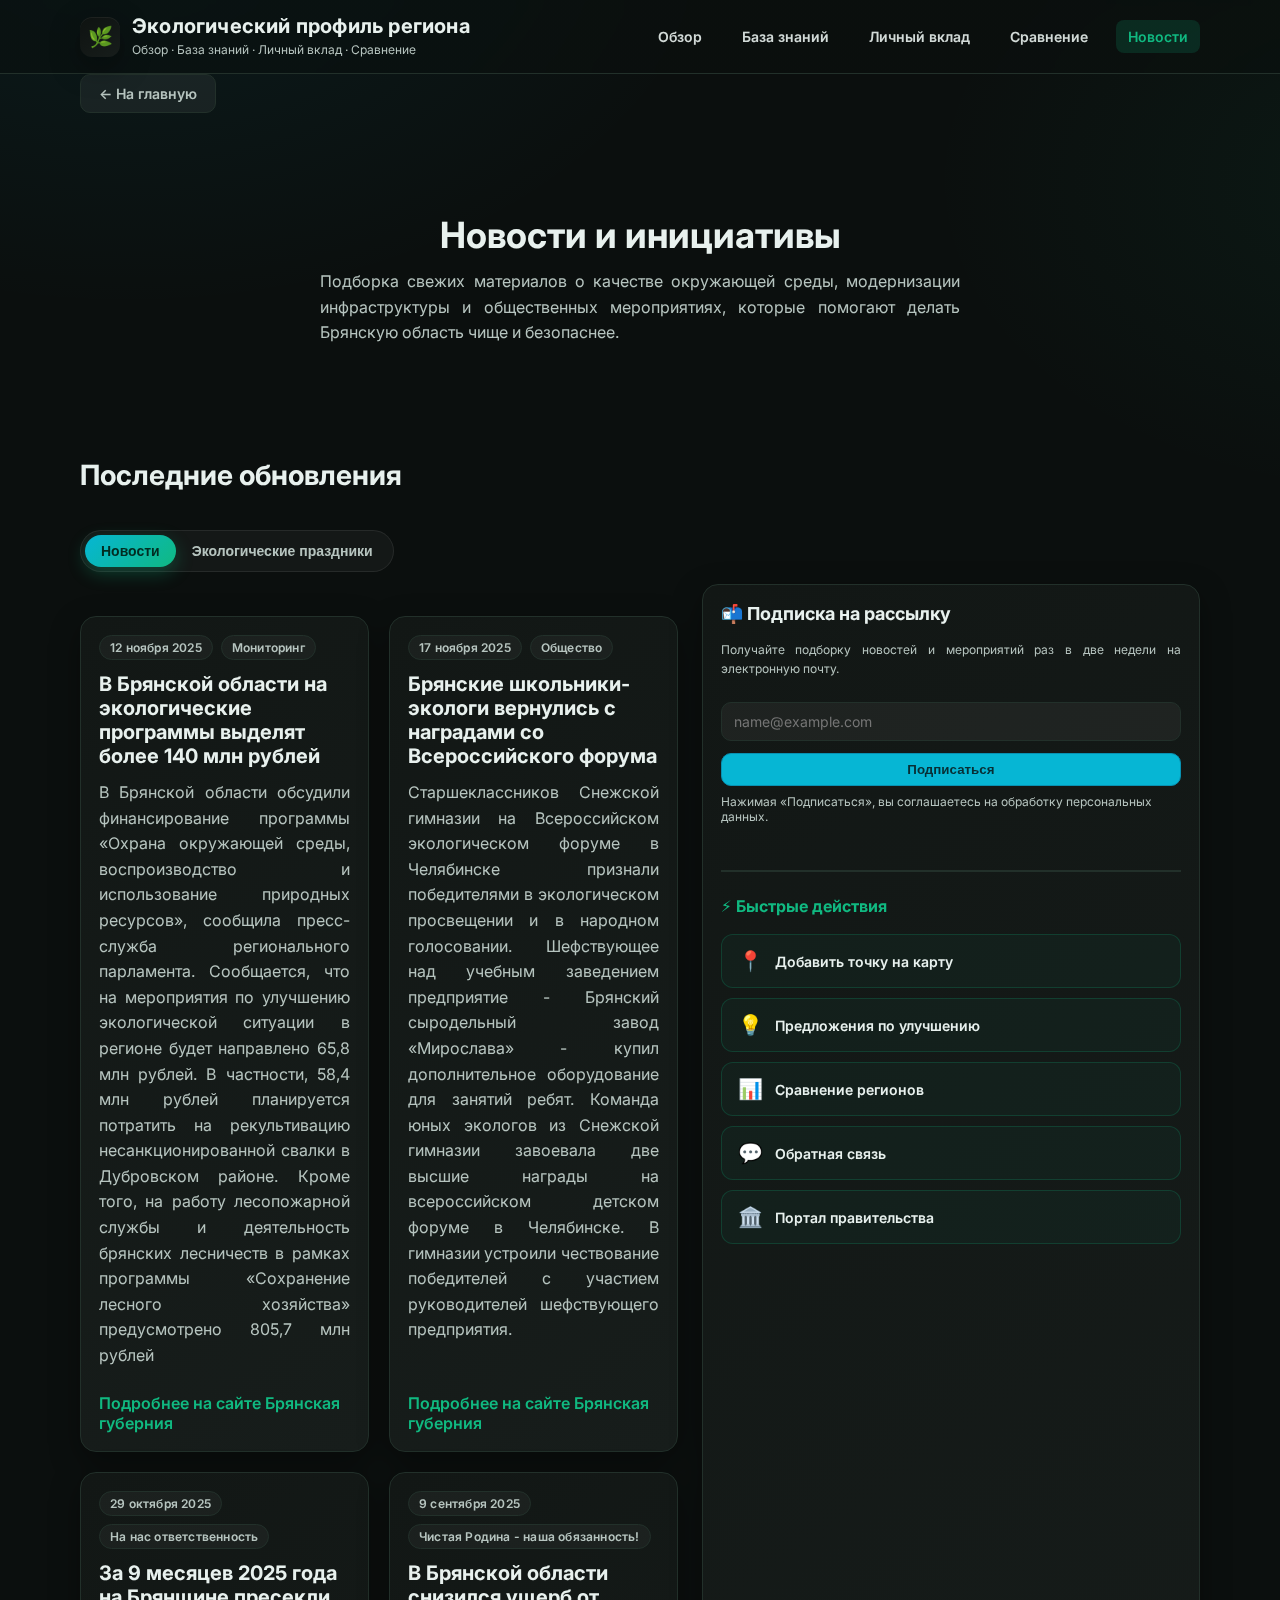
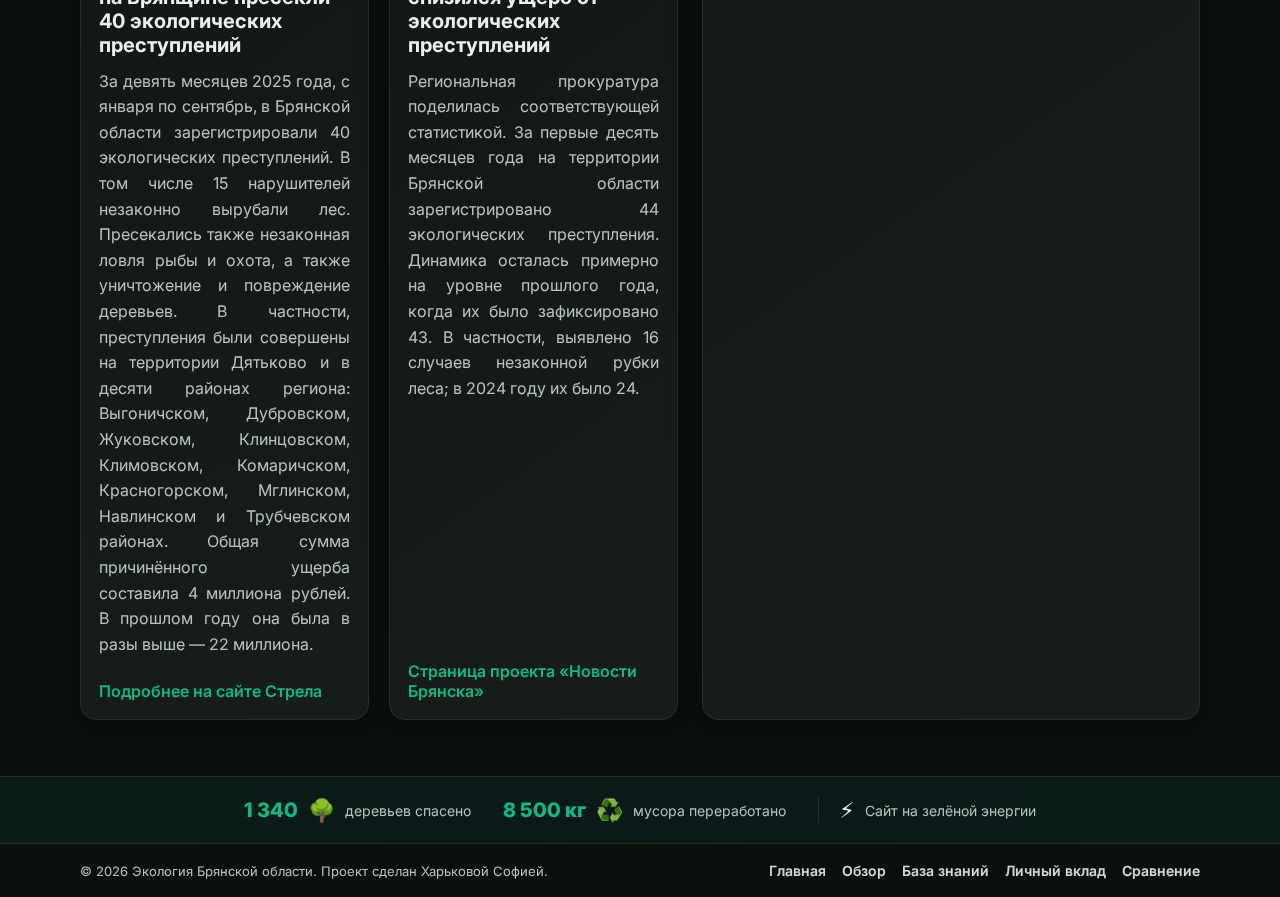
<file: news.html>
<!DOCTYPE html>
<html lang="ru">
<head>
    <meta charset="UTF-8" />
    <meta name="viewport" content="width=device-width, initial-scale=1" />
    <title>Новости — Экология Брянской области</title>
    <meta name="description" content="Последние новости об экологических проектах и инициативах Брянской области." />

    <!-- Fonts -->
    <link rel="preconnect" href="https://fonts.googleapis.com">
    <link rel="preconnect" href="https://fonts.gstatic.com" crossorigin>
    <link href="https://fonts.googleapis.com/css2?family=Inter:wght@400;600;700&display=swap" rel="stylesheet">

    <!-- Styles -->
    <link rel="stylesheet" href="assets/css/styles.css" />
    <style>
        
        .page-news main .container { max-width: 1120px; }
        .page-news .news-hero .lead { max-width: 640px; }
    </style>
</head>
<body class="page-news">
    <header class="site-header">
        <div class="container header-inner">
            <div class="brand">
                <a href="index.html" class="logo" aria-hidden="true" style="text-decoration: none; display: flex; align-items: center; justify-content: center;">🌿</a>
                <div>
                    <h1>Экологический профиль региона</h1>
                    <p class="tagline">Обзор · База знаний · Личный вклад · Сравнение</p>
                </div>
            </div>
            <nav class="nav">
                <a href="overview.html" class="nav-link">Обзор</a>
                <a href="knowledge.html" class="nav-link">База знаний</a>
                <a href="personal.html" class="nav-link">Личный вклад</a>
                <a href="comparison.html" class="nav-link">Сравнение</a>
                <a href="news.html" class="nav-link" aria-current="page">Новости</a>
            </nav>
        </div>
    </header>

    <main>
        <div class="container">
            <a href="index.html" class="btn-back">← На главную</a>
        </div>
        <section class="section news-hero reveal">
            <div class="container">
                <h2>Новости и инициативы</h2>
                <p class="lead">
                    Подборка свежих материалов о качестве окружающей среды, модернизации инфраструктуры и общественных мероприятиях, которые помогают делать Брянскую область чище и безопаснее.
                </p>
            </div>
        </section>

        <section class="section reveal">
            <div class="container">
                <h2>Последние обновления</h2>

                <div class="news-tabs">
                    <button class="news-tab-btn active" data-tab="news-list">Новости</button>
                    <button class="news-tab-btn" data-tab="eco-calendar">Экологические праздники</button>
                </div>

                <div class="news-tab-panel active" id="tab-news-list">
                    <div class="grid-2">
                        <div>
                            <div class="news-grid">
                        <article class="card news-card">
                            <div class="news-meta">
                                <span class="news-tag">12 ноября 2025</span>
                                <span class="news-tag">Мониторинг</span>
                            </div>
                            <h3>В Брянской области на экологические программы выделят более 140 млн рублей</h3>
                            <p>
                                В Брянской области обсудили финансирование программы «Охрана окружающей среды, воспроизводство и использование природных ресурсов», сообщила пресс-служба регионального парламента.

                                Сообщается, что на мероприятия по улучшению экологической ситуации в регионе будет направлено 65,8 млн рублей. В частности, 58,4 млн рублей планируется потратить на рекультивацию несанкционированной свалки в Дубровском районе.
                                
                                Кроме того, на работу лесопожарной службы и деятельность брянских лесничеств в рамках программы «Сохранение лесного хозяйства» предусмотрено 805,7 млн рублей
                            </p>
                            <a class="btn-link" href="https://guberniya.tv/obshhestvo/320941" target="_blank" rel="noopener">Подробнее на сайте Брянская губерния</a>
                        </article>
                        <article class="card news-card">
                            <div class="news-meta">
                                <span class="news-tag">17 ноября 2025</span>
                                <span class="news-tag">Общество</span>
                            </div>
                            <h3>Брянские школьники-экологи вернулись с наградами со Всероссийского форума</h3>
                            <p>
                                Старшеклассников Снежской гимназии на Всероссийском экологическом форуме в Челябинске признали победителями в экологическом просвещении и в народном голосовании. 
                                Шефствующее над учебным заведением предприятие - Брянский сыродельный завод «Мирослава» - купил дополнительное оборудование для занятий ребят.
                                Команда юных экологов из Снежской гимназии завоевала две высшие награды на всероссийском детском форуме в Челябинске.
                                В гимназии устроили чествование победителей с участием руководителей шефствующего предприятия.
                            </p>
                            <a class="btn-link" href="https://guberniya.tv/obshhestvo/321378" target="_blank" rel="noopener">Подробнее на сайте Брянская губерния</a>
                        </article>
                        <article class="card news-card">
                            <div class="news-meta">
                                <span class="news-tag"> 29 октября 2025</span>
                                <span class="news-tag">На нас ответственность</span>
                            </div>
                            <h3>За 9 месяцев 2025 года на Брянщине пресекли 40 экологических преступлений</h3>
                            <p>
                                За девять месяцев 2025 года, с января по сентябрь, в Брянской области зарегистрировали 40 экологических преступлений. В том числе 15 нарушителей незаконно вырубали лес. Пресекались также незаконная ловля рыбы и охота, а также уничтожение и повреждение деревьев.
                                В частности, преступления были совершены на территории Дятьково и в десяти районах региона: Выгоничском, Дубровском, Жуковском, Клинцовском, Климовском, Комаричском, Красногорском, Мглинском, Навлинском и Трубчевском районах.
                                Общая сумма причинённого ущерба составила 4 миллиона рублей. В прошлом году она была в разы выше — 22 миллиона.
                            </p>
                            <a class="btn-link" href="https://riastrela.ru/p/206256/" target="_blank" rel="noopener">Подробнее на сайте Стрела</a>
                        </article>
                        <article class="card news-card">
                            <div class="news-meta">
                                <span class="news-tag">9 сентября 2025</span>
                                <span class="news-tag">Чистая Родина - наша обязанность!</span>
                            </div>
                            <h3>В Брянской области снизился ущерб от экологических преступлений</h3>
                            <p>
                                Региональная прокуратура поделилась соответствующей статистикой.
                                За первые десять месяцев года на территории Брянской области зарегистрировано 44 экологических преступления. Динамика осталась примерно на уровне прошлого года, когда их было зафиксировано 43.
                                В частности, выявлено 16 случаев незаконной рубки леса; в 2024 году их было 24.
                            </p>
                            <a class="btn-link" href="https://newsbryansk.ru/fn_1755775.html" target="_blank" rel="noopener">Страница проекта «Новости Брянска»</a>
                        </article>
                    </div>
                </div>
                <aside class="card news-sidebar">
                    <div class="news-subscribe">
                        <h3>📬 Подписка на рассылку</h3>
                        <p class="muted">Получайте подборку новостей и мероприятий раз в две недели на электронную почту.</p>
                        <form>
                            <input type="email" class="form-input" id="subscribeEmail" placeholder="name@example.com" aria-label="Электронная почта для рассылки" required />
                            <button type="submit" class="btn">Подписаться</button>
                        </form>
                        <span class="muted">Нажимая «Подписаться», вы соглашаетесь на обработку персональных данных.</span>
                    </div>
                    
                    <div class="quick-actions-section">
                        <h4>⚡ Быстрые действия</h4>
                        <div class="quick-actions">
                            <a href="index.html#map" class="action-btn">
                                <span class="action-icon">📍</span>
                                <span class="action-text">Добавить точку на карту</span>
                            </a>
                            <a href="index.html#actions" class="action-btn">
                                <span class="action-icon">💡</span>
                                <span class="action-text">Предложения по улучшению</span>
                            </a>
                            <a href="comparison.html" class="action-btn">
                                <span class="action-icon">📊</span>
                                <span class="action-text">Сравнение регионов</span>
                            </a>
                            <a href="overview.html#feedback" class="action-btn">
                                <span class="action-icon">💬</span>
                                <span class="action-text">Обратная связь</span>
                            </a>
                            <a href="https://www.bryanskobl.ru/" target="_blank" rel="noopener" class="action-btn">
                                <span class="action-icon">🏛️</span>
                                <span class="action-text">Портал правительства</span>
                            </a>
                        </div>
                    </div>
                        </div>
                    </div>
                </aside>
                    </div>
                </div>

                <div class="news-tab-panel" id="tab-eco-calendar">
                    <div class="card calendar-widget">
                        <div class="calendar-header">
                            <h2>🌍 Календарь экологических праздников</h2>
                            <p class="calendar-subtitle">
                                Список ключевых дат, которые можно использовать для проведения акций, уроков и мероприятий в Брянской области.
                            </p>
                        </div>
                        <div class="holidays-section">
                            <div class="holidays-list">
                                <div class="holiday-item">
                                    <div class="holiday-icon">🌱</div>
                                    <div class="holiday-info">
                                        <div class="holiday-date">11 января</div>
                                        <div class="holiday-name">День заповедников и национальных парков России</div>
                                    </div>
                                </div>

                                <div class="holiday-item">
                                    <div class="holiday-icon">💧</div>
                                    <div class="holiday-info">
                                        <div class="holiday-date">31 января</div>
                                        <div class="holiday-name">Международный день очистки воды</div>
                                    </div>
                                </div>

                                <div class="holiday-item">
                                    <div class="holiday-icon">🐬</div>
                                    <div class="holiday-info">
                                        <div class="holiday-date">19 февраля</div>
                                        <div class="holiday-name">Всемирный день защиты морских млекопитающих</div>
                                    </div>
                                </div>

                                <div class="holiday-item">
                                    <div class="holiday-icon">❄️</div>
                                    <div class="holiday-info">
                                        <div class="holiday-date">28 февраля</div>
                                        <div class="holiday-name">День Арктики</div>
                                    </div>
                                </div>

                                <div class="holiday-item">
                                    <div class="holiday-icon">🦌</div>
                                    <div class="holiday-info">
                                        <div class="holiday-date">3 марта</div>
                                        <div class="holiday-name">Всемирный день дикой природы</div>
                                    </div>
                                </div>

                                <div class="holiday-item">
                                    <div class="holiday-icon">🌊</div>
                                    <div class="holiday-info">
                                        <div class="holiday-date">14 марта</div>
                                        <div class="holiday-name">Международный день рек</div>
                                    </div>
                                </div>

                                <div class="holiday-item">
                                    <div class="holiday-icon">🌍</div>
                                    <div class="holiday-info">
                                        <div class="holiday-date">20 марта</div>
                                        <div class="holiday-name">День Земли</div>
                                    </div>
                                </div>

                                <div class="holiday-item">
                                    <div class="holiday-icon">🐦</div>
                                    <div class="holiday-info">
                                        <div class="holiday-date">1 апреля</div>
                                        <div class="holiday-name">Международный день птиц</div>
                                    </div>
                                </div>

                                <div class="holiday-item">
                                    <div class="holiday-icon">📚</div>
                                    <div class="holiday-info">
                                        <div class="holiday-date">15 апреля</div>
                                        <div class="holiday-name">День экологических знаний</div>
                                    </div>
                                </div>

                                <div class="holiday-item">
                                    <div class="holiday-icon">🛶</div>
                                    <div class="holiday-info">
                                        <div class="holiday-date">20 мая</div>
                                        <div class="holiday-name">День Волги</div>
                                    </div>
                                </div>

                                <div class="holiday-item">
                                    <div class="holiday-icon">🧬</div>
                                    <div class="holiday-info">
                                        <div class="holiday-date">22 мая</div>
                                        <div class="holiday-name">Международный день биологического разнообразия</div>
                                    </div>
                                </div>

                                <div class="holiday-item">
                                    <div class="holiday-icon">🚮</div>
                                    <div class="holiday-info">
                                        <div class="holiday-date">1 июня</div>
                                        <div class="holiday-name">Международный день очистки водоёмов в России</div>
                                    </div>
                                </div>

                                <div class="holiday-item">
                                    <div class="holiday-icon">🌿</div>
                                    <div class="holiday-info">
                                        <div class="holiday-date">5 июня</div>
                                        <div class="holiday-name">Всемирный день окружающей среды</div>
                                    </div>
                                </div>

                                <div class="holiday-item">
                                    <div class="holiday-icon">🎣</div>
                                    <div class="holiday-info">
                                        <div class="holiday-date">13 июля</div>
                                        <div class="holiday-name">День действий против рыбной ловли в России</div>
                                    </div>
                                </div>

                                <div class="holiday-item">
                                    <div class="holiday-icon">🪷</div>
                                    <div class="holiday-info">
                                        <div class="holiday-date">27 августа</div>
                                        <div class="holiday-name">Всемирный день озёр</div>
                                    </div>
                                </div>

                                <div class="holiday-item">
                                    <div class="holiday-icon">🌲</div>
                                    <div class="holiday-info">
                                        <div class="holiday-date">15 сентября</div>
                                        <div class="holiday-name">Российские дни леса</div>
                                    </div>
                                </div>

                                <div class="holiday-item">
                                    <div class="holiday-icon">🧹</div>
                                    <div class="holiday-info">
                                        <div class="holiday-date">20 сентября</div>
                                        <div class="holiday-name">Всемирный день чистоты</div>
                                    </div>
                                </div>

                                <div class="holiday-item">
                                    <div class="holiday-icon">🚲</div>
                                    <div class="holiday-info">
                                        <div class="holiday-date">22 сентября</div>
                                        <div class="holiday-name">Всемирный день без автомобиля</div>
                                    </div>
                                </div>

                                <div class="holiday-item">
                                    <div class="holiday-icon">🐾</div>
                                    <div class="holiday-info">
                                        <div class="holiday-date">4 октября</div>
                                        <div class="holiday-name">Всемирный день защиты животных</div>
                                    </div>
                                </div>

                                <div class="holiday-item">
                                    <div class="holiday-icon">🏞️</div>
                                    <div class="holiday-info">
                                        <div class="holiday-date">14 октября</div>
                                        <div class="holiday-name">День работников заповедного дела</div>
                                    </div>
                                </div>

                                <div class="holiday-item">
                                    <div class="holiday-icon">♻️</div>
                                    <div class="holiday-info">
                                        <div class="holiday-date">15 ноября</div>
                                        <div class="holiday-name">День вторичной переработки</div>
                                    </div>
                                </div>

                                <div class="holiday-item">
                                    <div class="holiday-icon">🐕</div>
                                    <div class="holiday-info">
                                        <div class="holiday-date">30 ноября</div>
                                        <div class="holiday-name">Всемирный день домашних животных</div>
                                    </div>
                                </div>

                                <div class="holiday-item">
                                    <div class="holiday-icon">⚖️</div>
                                    <div class="holiday-info">
                                        <div class="holiday-date">10 декабря</div>
                                        <div class="holiday-name">Международный день прав животных</div>
                                    </div>
                                </div>
                            </div>
                        </div>
                    </div>
                </div>
            </div>
        </section>


    <footer class="site-footer">
        <div class="footer-deeds-bar">
            <div class="footer-deeds-inner">
                <div class="footer-deed-item">
                    <span class="footer-deed-value">1 340</span>
                    <span class="footer-deed-icon">🌳</span>
                    <span class="footer-deed-label">деревьев спасено</span>
                </div>
                <div class="footer-deed-item">
                    <span class="footer-deed-value">8 500 кг</span>
                    <span class="footer-deed-icon">♻️</span>
                    <span class="footer-deed-label">мусора переработано</span>
                </div>
                <div class="footer-deed-item footer-green-energy">
                    <span class="footer-deed-icon">⚡</span>
                    <span class="footer-deed-label">Сайт на зелёной энергии</span>
                </div>
            </div>
        </div>
        <div class="container footer-inner">
            <div>
                © <span id="year"></span> Экология Брянской области. Проект сделан Харьковой Софией.
            </div>
            <nav class="nav">
                <a href="index.html">Главная</a>
                <a href="overview.html">Обзор</a>
                <a href="knowledge.html">База знаний</a>
                <a href="personal.html">Личный вклад</a>
                <a href="comparison.html">Сравнение</a>
            </nav>
        </div>
    </footer>

    <!-- Модальное окно калькулятора -->
    <div id="calculatorModal" class="modal">
        <div class="modal-content" style="max-width: 900px; max-height: 90vh; overflow-y: auto;">
            <div class="modal-header" style="background: linear-gradient(135deg, rgba(6,182,212,0.1), rgba(16,185,129,0.1)); border-bottom: 2px solid rgba(16,185,129,0.2);">
                <div style="display: flex; align-items: center; gap: 20px; flex: 1;">
                    <div style="display: flex; align-items: center; justify-content: center; width: 80px; height: 80px; border-radius: 20px; background: linear-gradient(135deg, rgba(6,182,212,0.3), rgba(16,185,129,0.3)); border: 3px solid rgba(16,185,129,0.5); box-shadow: 0 4px 15px rgba(16,185,129,0.3);">
                        <span style="font-size: 48px;">🧮</span>
                    </div>
                    <div style="flex: 1;">
                        <h2 class="calculator-title-gradient" style="margin: 0 0 8px; font-size: 32px;">
                            Экологический калькулятор
                        </h2>
                        <p style="margin: 0 0 4px; color: var(--muted); font-size: 15px; line-height: 1.5;">
                            🌍 Рассчитайте ваш углеродный след и получите персональные рекомендации
                        </p>
                        <p style="margin: 0; color: var(--muted); font-size: 13px; opacity: 0.8;">
                            Узнайте, как ваш образ жизни влияет на окружающую среду
                        </p>
                    </div>
                </div>
                <button class="modal-close" id="btnCloseCalculator" style="margin-left: 20px;">&times;</button>
            </div>
            <div class="modal-body" style="padding: 32px;">
                <div style="text-align: center; margin-bottom: 32px; padding: 20px; background: rgba(16,185,129,0.05); border-radius: 12px; border: 1px solid rgba(16,185,129,0.15);">
                    <p style="margin: 0 0 16px; color: var(--text); font-size: 16px; font-weight: 500;">
                        💡 Заполните данные о вашем образе жизни, чтобы узнать ваш экологический след
                    </p>
                    <div style="display: flex; flex-wrap: wrap; gap: 8px; justify-content: center; margin-top: 12px;">
                        <span style="display: inline-block; padding: 6px 12px; background: rgba(6,182,212,0.15); border-radius: 8px; font-size: 13px; color: var(--primary); border: 1px solid rgba(6,182,212,0.3);">
                            💡 Пример: 500 км/мес на авто
                        </span>
                        <span style="display: inline-block; padding: 6px 12px; background: rgba(16,185,129,0.15); border-radius: 8px; font-size: 13px; color: var(--accent); border: 1px solid rgba(16,185,129,0.3);">
                            ⚡ Среднее: 200 кВт·ч/мес
                        </span>
                        <span style="display: inline-block; padding: 6px 12px; background: rgba(6,182,212,0.15); border-radius: 8px; font-size: 13px; color: var(--primary); border: 1px solid rgba(6,182,212,0.3);">
                            🏠 Газ: 50-100 м³/мес
                        </span>
                    </div>
                </div>
                <div class="grid-2" style="margin-top: 24px;">
                    <div>
                        <h3 style="display: flex; align-items: center; gap: 8px; margin-bottom: 20px;">
                            <span style="font-size: 24px;">🚗</span>
                            <span>Транспорт</span>
                        </h3>
                        <div class="form-group">
                            <label>Поездки на автомобиле (км/месяц)</label>
                            <input type="number" id="calcCar" class="form-input" value="0" min="0" placeholder="Например: 500" />
                            <small style="display: block; margin-top: 4px; color: var(--muted); font-size: 12px;">💡 Средний показатель: 300-800 км/месяц</small>
                        </div>
                        <div class="form-group">
                            <label>Поездки на общественном транспорте (км/месяц)</label>
                            <input type="number" id="calcPublic" class="form-input" value="0" min="0" placeholder="Например: 200" />
                            <small style="display: block; margin-top: 4px; color: var(--muted); font-size: 12px;">🚌 Автобус, трамвай, метро</small>
                        </div>
                        <div class="form-group">
                            <label>Перелёты (часов/год)</label>
                            <input type="number" id="calcFlights" class="form-input" value="0" min="0" placeholder="Например: 10" />
                            <small style="display: block; margin-top: 4px; color: var(--muted); font-size: 12px;">✈️ Один перелёт ≈ 2-3 часа</small>
                        </div>
                    </div>
                    <div>
                        <h3 style="display: flex; align-items: center; gap: 8px; margin-bottom: 20px;">
                            <span style="font-size: 24px;">⚡</span>
                            <span>Энергия и отходы</span>
                        </h3>
                        <div class="form-group">
                            <label>Потребление электроэнергии (кВт·ч/месяц)</label>
                            <input type="number" id="calcEnergy" class="form-input" value="0" min="0" placeholder="Например: 200" />
                            <small style="display: block; margin-top: 4px; color: var(--muted); font-size: 12px;">⚡ Среднее для квартиры: 150-300 кВт·ч/мес</small>
                        </div>
                        <div class="form-group">
                            <label>Потребление газа (м³/месяц)</label>
                            <input type="number" id="calcGas" class="form-input" value="0" min="0" placeholder="Например: 80" />
                            <small style="display: block; margin-top: 4px; color: var(--muted); font-size: 12px;">🏠 Среднее: 50-150 м³/месяц (отопление, готовка)</small>
                        </div>
                        <div class="form-group">
                            <label>Отходы (кг/месяц)</label>
                            <input type="number" id="calcWaste" class="form-input" value="0" min="0" placeholder="Например: 30" />
                            <small style="display: block; margin-top: 4px; color: var(--muted); font-size: 12px;">♻️ Среднее: 20-40 кг/месяц на человека</small>
                        </div>
                    </div>
                </div>
                <div style="text-align: center; margin-top: 40px;">
                    <button id="btnCalculate" class="btn" style="padding: 16px 40px; font-size: 16px; font-weight: 700; background: linear-gradient(135deg, var(--primary), var(--accent)); border: none; box-shadow: 0 6px 20px rgba(16,185,129,0.4); transition: all 0.3s ease;">
                        <span style="margin-right: 10px; font-size: 20px;">🧮</span>
                        Рассчитать углеродный след
                    </button>
                </div>
                <div id="calcResult" style="margin-top: 40px; display: none; animation: fadeInUp 0.5s ease;">
                    <div class="card" style="background: linear-gradient(135deg, rgba(16,185,129,0.18), rgba(6,182,212,0.18)); border: 2px solid rgba(16,185,129,0.5); padding: 32px; box-shadow: 0 8px 30px rgba(16,185,129,0.2);">
                        <div style="text-align: center; margin-bottom: 24px;">
                            <div style="font-size: 64px; margin-bottom: 16px;">🌍</div>
                            <h3 style="margin: 0 0 12px; font-size: 24px;">Ваш углеродный след</h3>
                            <div style="font-size: 42px; font-weight: 800; color: var(--accent); margin: 20px 0; text-shadow: 0 2px 10px rgba(16,185,129,0.3);">
                                <span id="calcTotal"></span> <span style="font-size: 20px; color: var(--muted); font-weight: 600;">тонн CO₂/год</span>
                            </div>
                        </div>
                        <div id="calcRecommendations" style="margin-top: 24px;"></div>
                    </div>
                </div>
            </div>
        </div>
    </div>

    <script src="assets/js/app.js"></script>
    <script src="assets/js/features.js"></script>
    <script>
        document.getElementById('year').textContent = new Date().getFullYear();
        
        // Обновление статистики на странице новостей
        function updateStats() {
            try {
                // Пытаемся загрузить данные из localStorage (если они там есть)
                const savedClean = localStorage.getItem('customCleanPlaces');
                const savedDirty = localStorage.getItem('customDirtyPlaces');
                
                let cleanCount = 11; // Базовое количество из JSON
                let dirtyCount = 12; // Базовое количество из JSON
                
                if (savedClean) {
                    const customClean = JSON.parse(savedClean);
                    cleanCount += customClean.length;
                }
                
                if (savedDirty) {
                    const customDirty = JSON.parse(savedDirty);
                    dirtyCount += customDirty.length;
                }
                
                const statCleanEl = document.getElementById('statClean');
                const statDirtyEl = document.getElementById('statDirty');
                
                if (statCleanEl) {
                    animateStat(statCleanEl, cleanCount);
                }
                if (statDirtyEl) {
                    animateStat(statDirtyEl, dirtyCount);
                }
            } catch (e) {
                console.error('Ошибка обновления статистики:', e);
            }
        }
        
        function animateStat(element, target) {
            const start = parseInt(element.textContent) || 0;
            const duration = 800;
            const startTime = performance.now();
            
            function update(currentTime) {
                const elapsed = currentTime - startTime;
                const progress = Math.min(elapsed / duration, 1);
                const easeOut = 1 - Math.pow(1 - progress, 3);
                const current = Math.round(start + (target - start) * easeOut);
                element.textContent = current;
                
                if (progress < 1) {
                    requestAnimationFrame(update);
                } else {
                    element.textContent = target;
                }
            }
            
            requestAnimationFrame(update);
        }
        
        function initNewsTabs() {
            const buttons = document.querySelectorAll('.news-tab-btn');
            const panels = document.querySelectorAll('.news-tab-panel');
            
            buttons.forEach((btn) => {
                btn.addEventListener('click', () => {
                    const target = btn.getAttribute('data-tab');
                    buttons.forEach((b) => b.classList.remove('active'));
                    panels.forEach((p) => p.classList.remove('active'));
                    btn.classList.add('active');
                    const panel = document.getElementById('tab-' + target);
                    if (panel) panel.classList.add('active');
                });
            });
        }
        
        // Запуск после загрузки страницы
        function initNewsPage() {
            updateStats();
            initNewsTabs();
        }

        if (document.readyState === 'loading') {
            document.addEventListener('DOMContentLoaded', initNewsPage);
        } else {
            initNewsPage();
        }
    </script>
</body>
</html>
</file>
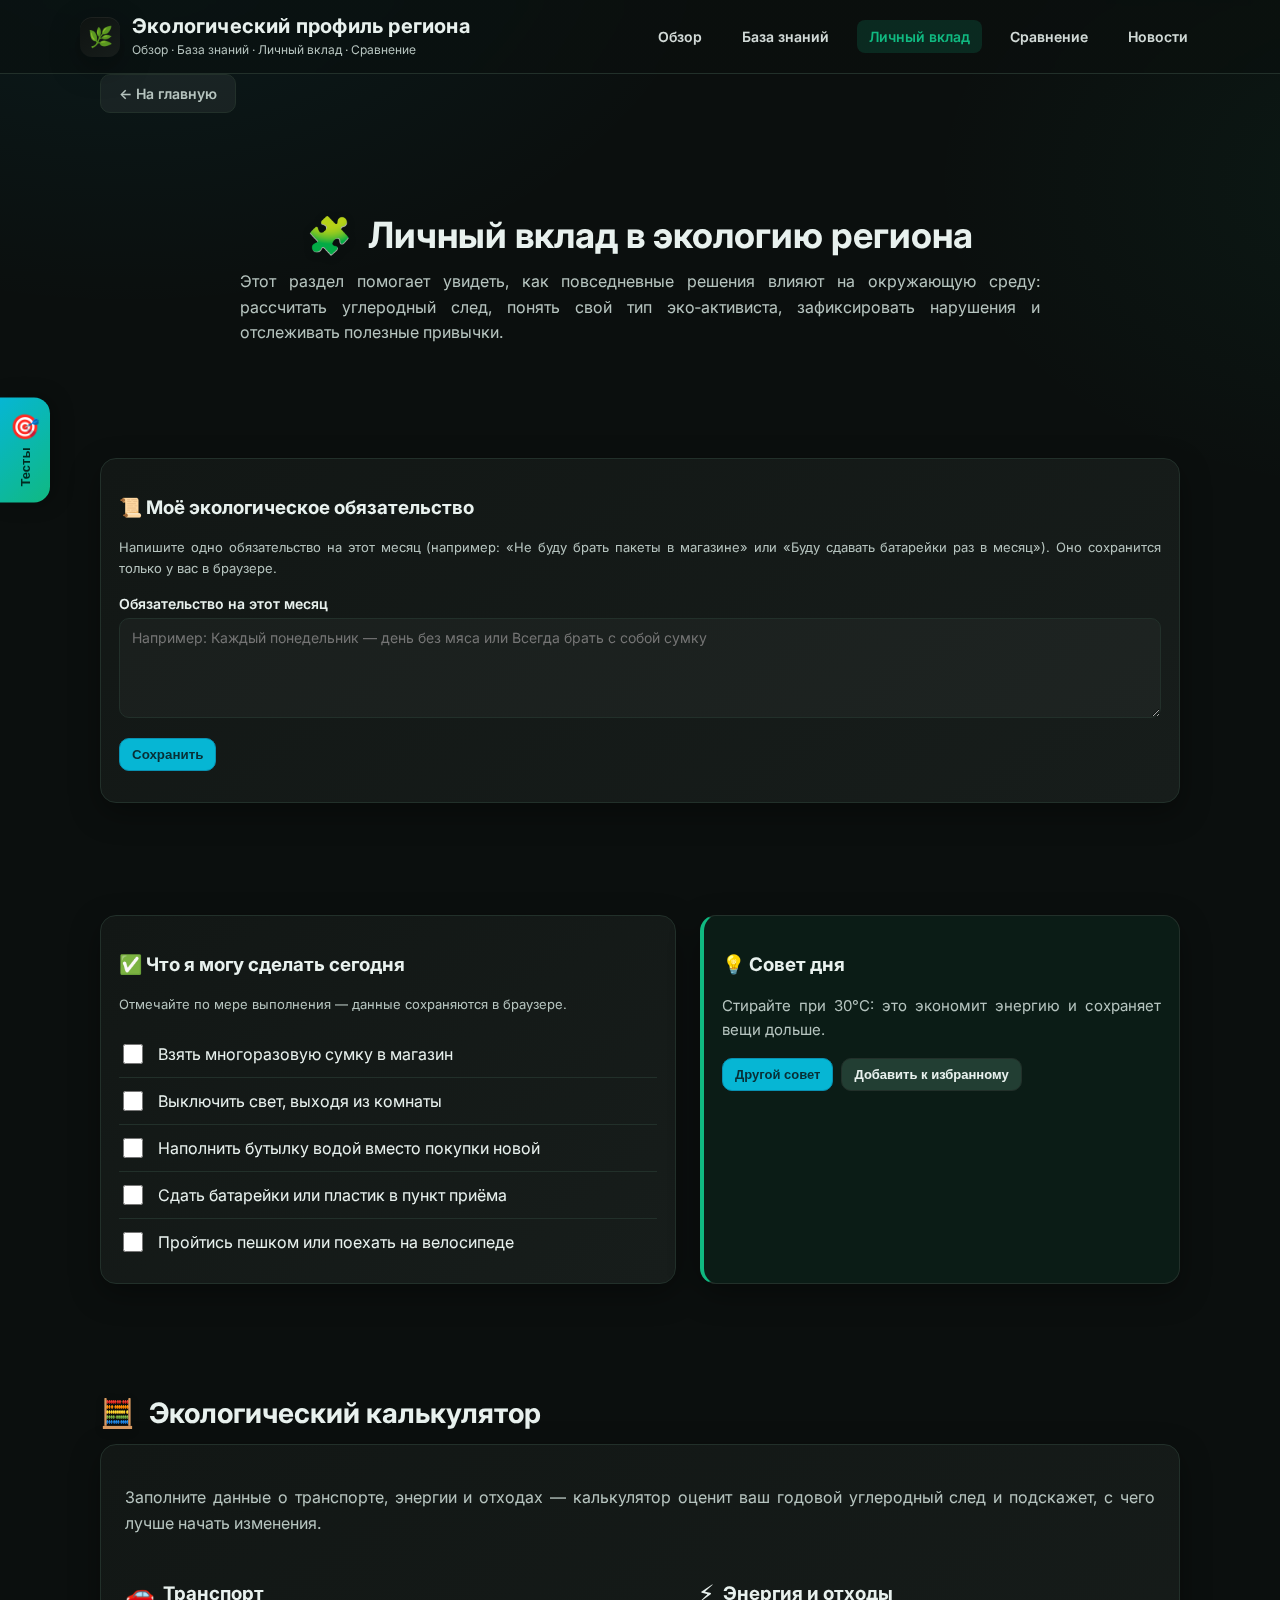
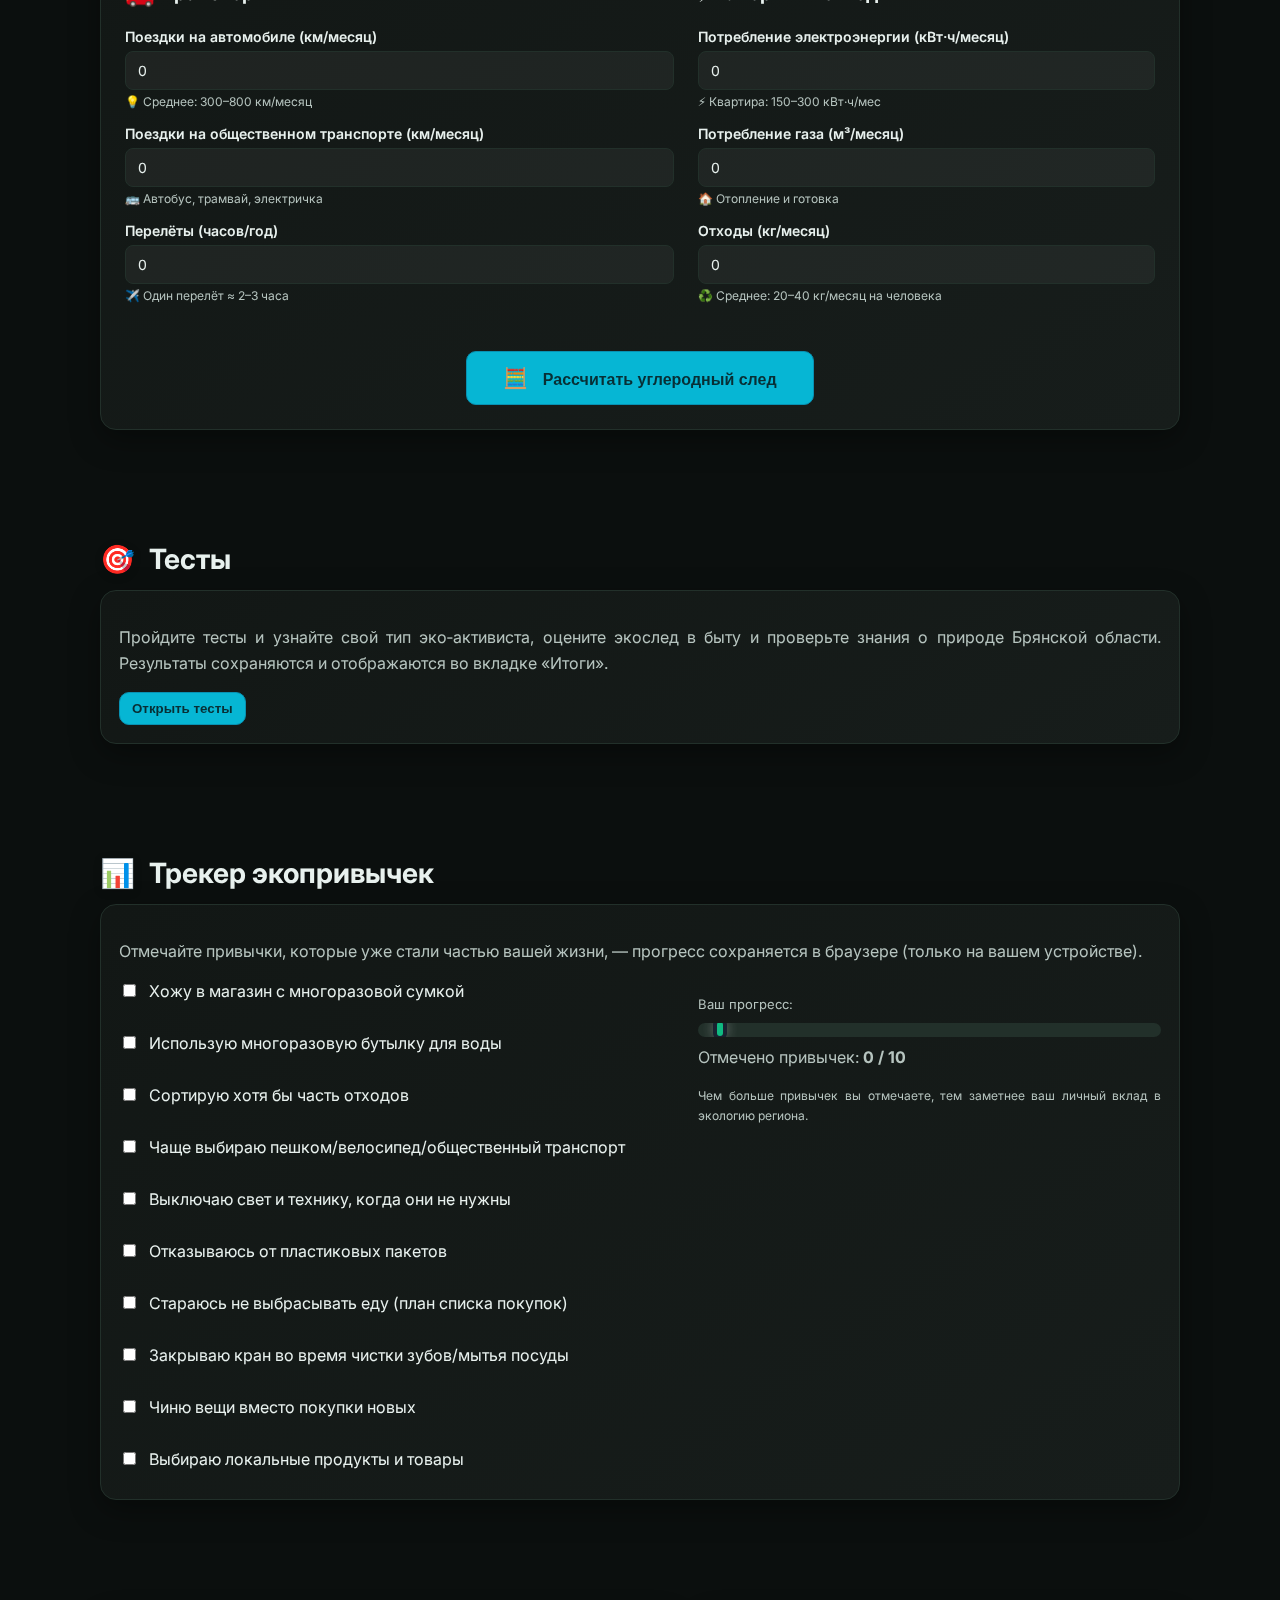
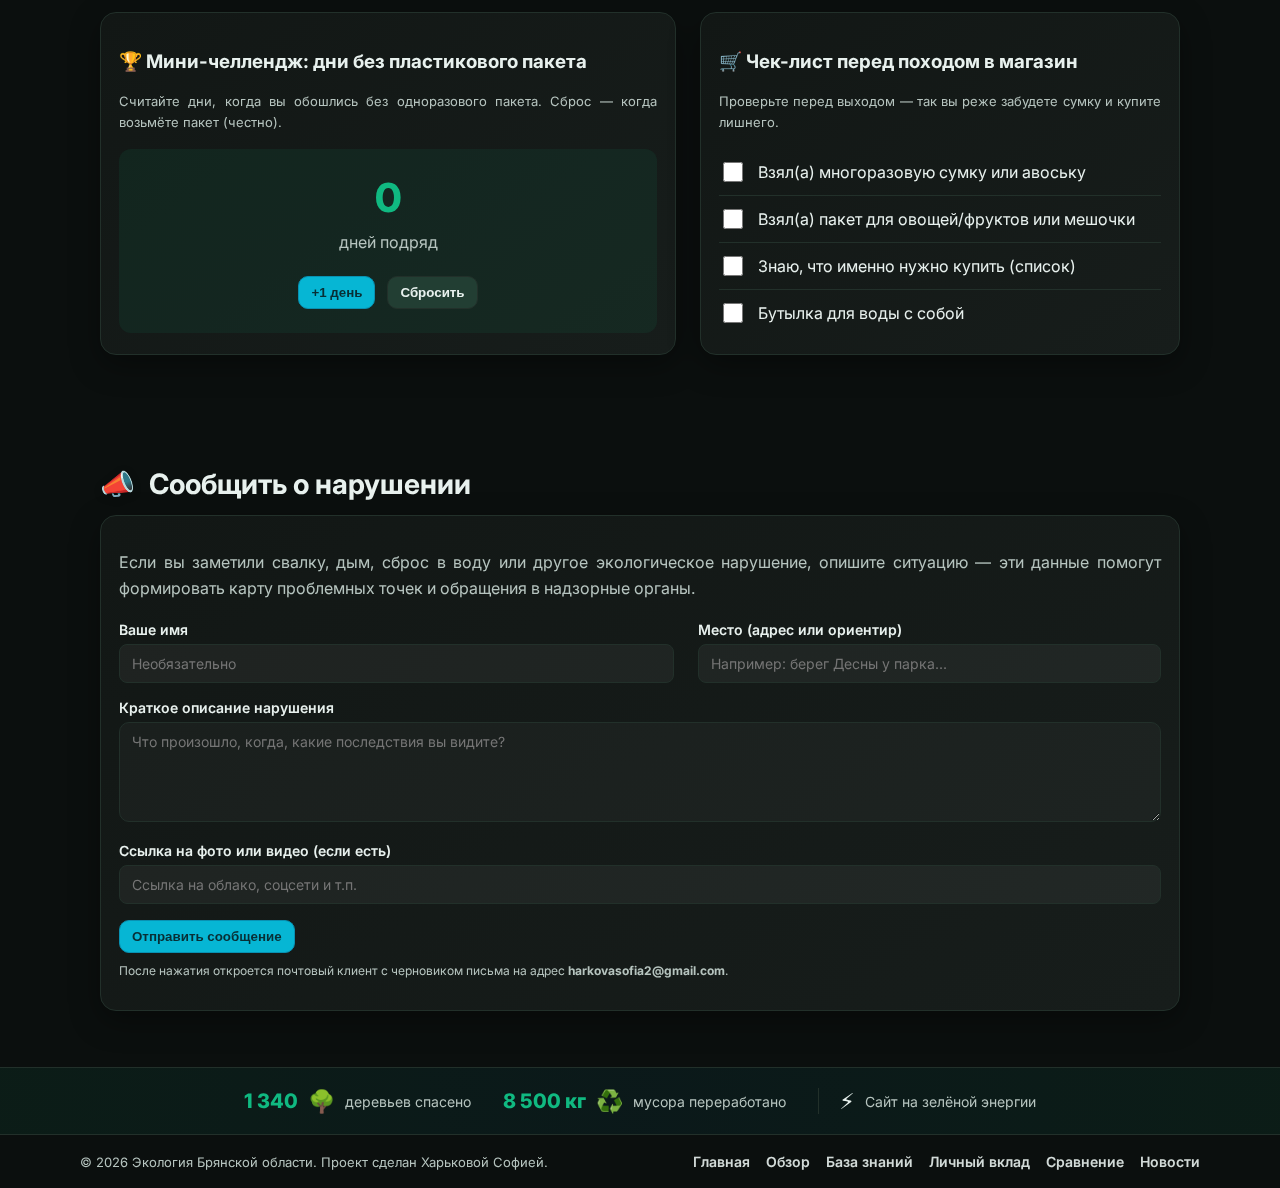
<file: personal.html>
<!DOCTYPE html>
<html lang="ru">
<head>
    <meta charset="UTF-8" />
    <meta name="viewport" content="width=device-width, initial-scale=1" />
    <title>Личный вклад — Экология Брянской области</title>
    <meta name="description" content="Личный вклад в экологию Брянской области: экокалькулятор, тест эко-активиста, сообщения о нарушениях и трекер экопривычек." />

    <!-- Fonts -->
    <link rel="preconnect" href="https://fonts.googleapis.com">
    <link rel="preconnect" href="https://fonts.gstatic.com" crossorigin>
    <link href="https://fonts.googleapis.com/css2?family=Inter:wght@400;600;700&display=swap" rel="stylesheet">

    <!-- Styles -->
    <link rel="stylesheet" href="assets/css/styles.css" />
    <style>
        /* Стили страницы «Личный вклад» — контент виден сразу, формы и кнопки работают */
        .page-personal .reveal { opacity: 1; transform: none; }
        .page-personal main .container { max-width: 1120px; margin-left: auto; margin-right: auto; padding: 0 20px; }
        .page-personal #calculator .card { padding: 24px; }
        .page-personal .form-group label { color: var(--text); }
        .page-personal .form-group small { display: block; margin-top: 4px; color: var(--muted); font-size: 12px; }
        .page-personal #calcResult .card { padding: 24px; }
        .page-personal #ecoQuiz label { display: inline-flex; align-items: center; gap: 8px; margin-bottom: 8px; cursor: pointer; }
        .page-personal #ecoQuiz input[type="radio"] { margin-right: 6px; }
        .page-personal #habitTracker label { display: flex; align-items: center; gap: 10px; margin-bottom: 12px; cursor: pointer; }
        .page-personal .home-air-indicator-bar { height: 14px; border-radius: 999px; background: var(--border); position: relative; overflow: hidden; }
        .page-personal .home-air-indicator-fill { height: 100%; border-radius: 999px; transition: left 0.3s ease; }
        .page-personal .tip-card { border-left: 4px solid var(--accent); background: rgba(16,185,129,0.08); }
        .page-personal .challenge-counter { font-size: 2.5rem; font-weight: 800; color: var(--accent); }
        .page-personal .today-list { list-style: none; padding: 0; margin: 0; }
        .page-personal .today-list li { padding: 10px 0; border-bottom: 1px solid var(--border); display: flex; align-items: center; gap: 12px; }
        .page-personal .today-list li:last-child { border-bottom: none; }
        .page-personal .today-list input[type="checkbox"] { width: 20px; height: 20px; }
        .page-personal .link-card { display: block; text-decoration: none; color: inherit; padding: 20px; border-radius: 12px; border: 1px solid var(--border); transition: border-color 0.2s, background 0.2s; }
        .page-personal .link-card:hover { border-color: var(--accent); background: rgba(16,185,129,0.06); }
        .page-personal .green-points-list { list-style: none; padding: 0; margin: 0; }
        .page-personal .green-points-list li { padding: 14px 0; border-bottom: 1px solid var(--border); display: grid; gap: 6px; }
        .page-personal .green-points-list li:last-child { border-bottom: none; }
        .page-personal .green-points-list .gp-name { font-weight: 700; color: var(--accent); }
        .page-personal .green-points-list .gp-address { font-size: 13px; color: var(--muted); }
        .page-personal .green-points-list .gp-types { font-size: 12px; }
        .page-personal .green-points-list .gp-types span { display: inline-block; margin-right: 6px; padding: 2px 8px; background: rgba(16,185,129,0.15); border-radius: 6px; }
        .tests-floating-btn { position: fixed; left: 0; top: 50%; transform: translateY(-50%); background: linear-gradient(135deg, var(--primary), var(--accent)); color: #022c22; border: none; border-radius: 0 16px 16px 0; padding: 16px 10px; cursor: pointer; z-index: 900; box-shadow: 4px 0 20px rgba(0,0,0,0.3); display: flex; flex-direction: column; align-items: center; gap: 6px; font-weight: 700; font-size: 13px; transition: all 0.3s ease; }
        .tests-floating-btn:hover { padding-left: 16px; box-shadow: 6px 0 30px rgba(16,185,129,0.4); }
        .tests-floating-icon { font-size: 24px; }
        .tests-floating-label { writing-mode: vertical-rl; text-orientation: mixed; transform: rotate(180deg); }
    </style>
</head>
<body class="page-personal">
    <header class="site-header">
        <div class="container header-inner">
            <div class="brand">
                <a href="index.html" class="logo" aria-hidden="true" style="text-decoration: none; display: flex; align-items: center; justify-content: center;">🌿</a>
                <div>
                    <h1>Экологический профиль региона</h1>
                    <p class="tagline">Обзор · База знаний · Личный вклад · Сравнение</p>
                </div>
            </div>
            <nav class="nav">
                <a href="overview.html" class="nav-link">Обзор</a>
                <a href="knowledge.html" class="nav-link">База знаний</a>
                <a href="personal.html" class="nav-link" aria-current="page">Личный вклад</a>
                <a href="comparison.html" class="nav-link">Сравнение</a>
                <a href="news.html" class="nav-link">Новости</a>
            </nav>
        </div>
    </header>

    <main>
        <div class="container">
            <a href="index.html" class="btn-back">← На главную</a>
        </div>
        <section class="section hero reveal">
            <div class="container">
                <h2><span class="icon icon-idea" aria-hidden="true">🧩</span> Личный вклад в экологию региона</h2>
                <p class="lead">
                    Этот раздел помогает увидеть, как повседневные решения влияют на окружающую среду: рассчитать углеродный след,
                    понять свой тип эко‑активиста, зафиксировать нарушения и отслеживать полезные привычки.
                </p>
            </div>
        </section>

        <!-- Моё экологическое обязательство (перенесено наверх) -->
        <section class="section reveal">
            <div class="container">
                <div class="card">
                    <h3>📜 Моё экологическое обязательство</h3>
                    <p class="muted" style="margin-bottom: 16px;">Напишите одно обязательство на этот месяц (например: «Не буду брать пакеты в магазине» или «Буду сдавать батарейки раз в месяц»). Оно сохранится только у вас в браузере.</p>
                    <div class="form-group">
                        <label>Обязательство на этот месяц</label>
                        <textarea id="pledgeText" class="form-input" rows="3" placeholder="Например: Каждый понедельник — день без мяса или Всегда брать с собой сумку"></textarea>
                    </div>
                    <button type="button" id="btnSavePledge" class="btn">Сохранить</button>
                    <p id="pledgeStatus" class="muted" style="margin-top: 12px; font-size: 13px;"></p>
                    <div id="pledgeDisplay" style="margin-top: 16px; padding: 16px; background: rgba(16,185,129,0.08); border-radius: 12px; display: none;">
                        <strong>Ваше обязательство:</strong>
                        <p id="pledgeContent" style="margin: 8px 0 0;"></p>
                    </div>
                </div>
            </div>
        </section>

        <!-- Что сделать сегодня + Совет дня -->
        <section class="section reveal">
            <div class="container">
                <div class="grid-2">
                    <div class="card">
                        <h3>✅ Что я могу сделать сегодня</h3>
                        <p class="muted" style="margin-bottom: 16px;">Отмечайте по мере выполнения — данные сохраняются в браузере.</p>
                        <ul class="today-list" id="todayList">
                            <li><input type="checkbox" class="today-check" data-id="t1" id="t1"><label for="t1">Взять многоразовую сумку в магазин</label></li>
                            <li><input type="checkbox" class="today-check" data-id="t2" id="t2"><label for="t2">Выключить свет, выходя из комнаты</label></li>
                            <li><input type="checkbox" class="today-check" data-id="t3" id="t3"><label for="t3">Наполнить бутылку водой вместо покупки новой</label></li>
                            <li><input type="checkbox" class="today-check" data-id="t4" id="t4"><label for="t4">Сдать батарейки или пластик в пункт приёма</label></li>
                            <li><input type="checkbox" class="today-check" data-id="t5" id="t5"><label for="t5">Пройтись пешком или поехать на велосипеде</label></li>
                        </ul>
                    </div>
                    <div class="card tip-card">
                        <h3>💡 Совет дня</h3>
                        <p id="tipOfDay" style="font-size: 15px; line-height: 1.6; margin: 0;"></p>
                        <div style="display: flex; flex-wrap: wrap; gap: 8px; margin-top: 16px;">
                            <button type="button" id="btnNextTip" class="btn" style="font-size: 13px;">Другой совет</button>
                            <button type="button" id="btnAddTip" class="btn btn-secondary" style="font-size: 13px;">Добавить к избранному</button>
                        </div>
                        <div id="selectedTipsBox" style="margin-top: 16px; display: none;">
                            <p style="margin-bottom: 8px; font-weight: 600;">Избранные советы:</p>
                            <ul id="selectedTipsList" style="list-style: none; padding: 0; margin: 0; max-height: 160px; overflow-y: auto;"></ul>
                        </div>
                    </div>
                </div>
            </div>
        </section>

        <!-- Экологический калькулятор (только в разделе «Личный вклад») -->
        <section class="section reveal" id="calculator">
            <div class="container">
                <h2><span class="icon icon-idea" aria-hidden="true">🧮</span> Экологический калькулятор</h2>
                <div class="card" style="margin-top: 8px;">
                    <p>
                        Заполните данные о транспорте, энергии и отходах — калькулятор оценит ваш годовой углеродный след
                        и подскажет, с чего лучше начать изменения.
                    </p>
                    <div class="grid-2" style="margin-top: 24px;">
                        <div>
                            <h3 style="display: flex; align-items: center; gap: 8px; margin-bottom: 20px;">
                                <span style="font-size: 24px;">🚗</span>
                                <span>Транспорт</span>
                            </h3>
                            <div class="form-group">
                                <label>Поездки на автомобиле (км/месяц)</label>
                                <input type="number" id="calcCar" class="form-input" value="0" min="0" placeholder="Например: 500" />
                                <small style="display: block; margin-top: 4px; color: var(--muted); font-size: 12px;">💡 Среднее: 300–800 км/месяц</small>
                            </div>
                            <div class="form-group">
                                <label>Поездки на общественном транспорте (км/месяц)</label>
                                <input type="number" id="calcPublic" class="form-input" value="0" min="0" placeholder="Например: 200" />
                                <small style="display: block; margin-top: 4px; color: var(--muted); font-size: 12px;">🚌 Автобус, трамвай, электричка</small>
                            </div>
                            <div class="form-group">
                                <label>Перелёты (часов/год)</label>
                                <input type="number" id="calcFlights" class="form-input" value="0" min="0" placeholder="Например: 10" />
                                <small style="display: block; margin-top: 4px; color: var(--muted); font-size: 12px;">✈️ Один перелёт ≈ 2–3 часа</small>
                            </div>
                        </div>
                        <div>
                            <h3 style="display: flex; align-items: center; gap: 8px; margin-bottom: 20px;">
                                <span style="font-size: 24px;">⚡</span>
                                <span>Энергия и отходы</span>
                            </h3>
                            <div class="form-group">
                                <label>Потребление электроэнергии (кВт·ч/месяц)</label>
                                <input type="number" id="calcEnergy" class="form-input" value="0" min="0" placeholder="Например: 200" />
                                <small style="display: block; margin-top: 4px; color: var(--muted); font-size: 12px;">⚡ Квартира: 150–300 кВт·ч/мес</small>
                            </div>
                            <div class="form-group">
                                <label>Потребление газа (м³/месяц)</label>
                                <input type="number" id="calcGas" class="form-input" value="0" min="0" placeholder="Например: 80" />
                                <small style="display: block; margin-top: 4px; color: var(--muted); font-size: 12px;">🏠 Отопление и готовка</small>
                            </div>
                            <div class="form-group">
                                <label>Отходы (кг/месяц)</label>
                                <input type="number" id="calcWaste" class="form-input" value="0" min="0" placeholder="Например: 30" />
                                <small style="display: block; margin-top: 4px; color: var(--muted); font-size: 12px;">♻️ Среднее: 20–40 кг/месяц на человека</small>
                            </div>
                        </div>
                    </div>
                    <div style="text-align: center; margin-top: 32px;">
                        <button id="btnCalculate" class="btn" style="padding: 14px 36px; font-size: 16px; font-weight: 700;">
                            <span style="margin-right: 10px; font-size: 20px;">🧮</span>
                            Рассчитать углеродный след
                        </button>
                    </div>
                    <div id="calcResult" style="margin-top: 32px; display: none;">
                        <div class="card" style="background: linear-gradient(135deg, rgba(16,185,129,0.18), rgba(6,182,212,0.18)); border: 2px solid rgba(16,185,129,0.5); padding: 24px;">
                            <div style="text-align: center; margin-bottom: 16px;">
                                <div style="font-size: 56px; margin-bottom: 12px;">🌍</div>
                                <h3 style="margin: 0 0 8px; font-size: 22px;">Ваш углеродный след</h3>
                                <div style="font-size: 38px; font-weight: 800; color: var(--accent); margin: 16px 0;">
                                    <span id="calcTotal"></span> <span style="font-size: 18px; color: var(--muted); font-weight: 600;">тонн CO₂/год</span>
                                </div>
                            </div>
                            <div id="calcRecommendations" style="margin-top: 16px;"></div>
                        </div>
                    </div>
                </div>
            </div>
        </section>

        <!-- Тесты — выдвижная панель + боковая кнопка -->
        <button id="testsFloatingBtn" class="tests-floating-btn" aria-label="Открыть тесты" title="Пройти тесты">
            <span class="tests-floating-icon">🎯</span>
            <span class="tests-floating-label">Тесты</span>
        </button>
        <section class="section reveal">
            <div class="container">
                <h2><span class="icon icon-idea" aria-hidden="true">🎯</span> Тесты</h2>
                <div class="card tests-trigger-card">
                    <p style="margin-bottom: 16px;">
                        Пройдите тесты и узнайте свой тип эко‑активиста, оцените экослед в быту и проверьте знания о природе Брянской области.
                        Результаты сохраняются и отображаются во вкладке «Итоги».
                    </p>
                    <button type="button" id="btnOpenTestsDrawer" class="btn">Открыть тесты</button>
                </div>
            </div>
        </section>

        <!-- Выдвижная панель с тестами -->
        <div id="testsDrawerOverlay" class="tests-drawer-overlay" aria-hidden="true"></div>
        <aside id="testsDrawerPanel" class="tests-drawer-panel" role="dialog" aria-label="Панель тестов">
            <div class="tests-drawer-header">
                <h2>Тесты</h2>
                <button type="button" class="tests-drawer-close" id="testsDrawerClose" aria-label="Закрыть">&times;</button>
            </div>
            <div class="tests-drawer-tabs" role="tablist">
                <button type="button" class="tests-drawer-tab active" role="tab" id="tab-activist" aria-selected="true" data-pane="pane-activist">Эко‑активист</button>
                <button type="button" class="tests-drawer-tab" role="tab" id="tab-footprint" aria-selected="false" data-pane="pane-footprint">Экослед в быту</button>
                <button type="button" class="tests-drawer-tab" role="tab" id="tab-region" aria-selected="false" data-pane="pane-region">Знание региона</button>
                <button type="button" class="tests-drawer-tab" role="tab" id="tab-summary" aria-selected="false" data-pane="pane-summary">Итоги</button>
            </div>
            <div class="tests-drawer-body">
                <!-- Тест 1: Какой ты эко‑активист? -->
                <div id="pane-activist" class="test-pane active" role="tabpanel">
                    <p class="tests-drawer-desc">Ответьте на вопросы о привычках — получите тип: «Скептик», «Начинающий», «Осознанный» или «Гуру».</p>
                    <div id="ecoQuiz" class="quiz-form">
                        <div class="form-group"><label>Как часто пользуетесь личным автомобилем?</label>
                            <label class="radio-label"><input type="radio" name="q1" value="3"> Почти каждый день</label>
                            <label class="radio-label"><input type="radio" name="q1" value="2"> Несколько раз в неделю</label>
                            <label class="radio-label"><input type="radio" name="q1" value="1"> Редко или не вожу</label>
                        </div>
                        <div class="form-group"><label>Сортируете ли отходы дома?</label>
                            <label class="radio-label"><input type="radio" name="q2" value="1"> Пока нет</label>
                            <label class="radio-label"><input type="radio" name="q2" value="2"> Частично (бумага/пластик)</label>
                            <label class="radio-label"><input type="radio" name="q2" value="3"> Почти всё сортирую</label>
                        </div>
                        <div class="form-group"><label>Участвуете в экологических акциях, субботниках?</label>
                            <label class="radio-label"><input type="radio" name="q3" value="1"> Пока нет</label>
                            <label class="radio-label"><input type="radio" name="q3" value="2"> Несколько раз в год</label>
                            <label class="radio-label"><input type="radio" name="q3" value="3"> Регулярно</label>
                        </div>
                        <div class="form-group"><label>Следите за расходом воды и энергии?</label>
                            <label class="radio-label"><input type="radio" name="q4" value="1"> Не задумывался(ась)</label>
                            <label class="radio-label"><input type="radio" name="q4" value="2"> Иногда экономлю</label>
                            <label class="radio-label"><input type="radio" name="q4" value="3"> Осознанно снижаю расход</label>
                        </div>
                        <button type="button" id="btnQuiz" class="btn">Узнать результат</button>
                        <div id="quizResult" class="quiz-result-block"></div>
                    </div>
                </div>
                <!-- Тест 2: Экослед в быту -->
                <div id="pane-footprint" class="test-pane" role="tabpanel" hidden>
                    <p class="tests-drawer-desc">Оцените свои бытовые привычки: вода, свет, отходы на кухне.</p>
                    <div id="ecoQuizFootprint" class="quiz-form">
                        <div class="form-group"><label>Как часто оставляете воду течь во время чистки зубов/мытья посуды?</label>
                            <label class="radio-label"><input type="radio" name="f1" value="3"> Часто</label>
                            <label class="radio-label"><input type="radio" name="f1" value="2"> Иногда</label>
                            <label class="radio-label"><input type="radio" name="f1" value="1"> Закрываю кран</label>
                        </div>
                        <div class="form-group"><label>Выключаете ли свет, выходя из комнаты?</label>
                            <label class="radio-label"><input type="radio" name="f2" value="1"> Редко</label>
                            <label class="radio-label"><input type="radio" name="f2" value="2"> Чаще да</label>
                            <label class="radio-label"><input type="radio" name="f2" value="3"> Всегда</label>
                        </div>
                        <div class="form-group"><label>Используете одноразовую посуду/пакеты?</label>
                            <label class="radio-label"><input type="radio" name="f3" value="3"> Часто</label>
                            <label class="radio-label"><input type="radio" name="f3" value="2"> Иногда</label>
                            <label class="radio-label"><input type="radio" name="f3" value="1"> Стараюсь избегать</label>
                        </div>
                        <div class="form-group"><label>Остатки еды и органику выбрасываете или компостируете?</label>
                            <label class="radio-label"><input type="radio" name="f4" value="3"> Всё в мусор</label>
                            <label class="radio-label"><input type="radio" name="f4" value="2"> Частично использую</label>
                            <label class="radio-label"><input type="radio" name="f4" value="1"> Компост или экономлю</label>
                        </div>
                        <button type="button" id="btnQuizFootprint" class="btn">Узнать результат</button>
                        <div id="quizResultFootprint" class="quiz-result-block"></div>
                    </div>
                </div>
                <!-- Тест 3: Знание региона -->
                <div id="pane-region" class="test-pane" role="tabpanel" hidden>
                    <p class="tests-drawer-desc">Проверьте знания о природе и экологии Брянской области.</p>
                    <div id="ecoQuizRegion" class="quiz-form">
                        <div class="form-group"><label>Главная река Брянской области?</label>
                            <label class="radio-label"><input type="radio" name="r1" value="0"> Волга</label>
                            <label class="radio-label"><input type="radio" name="r1" value="1"> Десна</label>
                            <label class="radio-label"><input type="radio" name="r1" value="0"> Дон</label>
                        </div>
                        <div class="form-group"><label>Почему в части районов области ограничен сбор грибов и ягод?</label>
                            <label class="radio-label"><input type="radio" name="r2" value="0"> Из-за редких видов</label>
                            <label class="radio-label"><input type="radio" name="r2" value="1"> Радиация после аварии на ЧАЭС</label>
                            <label class="radio-label"><input type="radio" name="r2" value="0"> Заповедный режим</label>
                        </div>
                        <div class="form-group"><label>Крупный заповедник на территории области?</label>
                            <label class="radio-label"><input type="radio" name="r3" value="0"> Брянский лес (заповедник)</label>
                            <label class="radio-label"><input type="radio" name="r3" value="1"> Заповедник «Брянский лес»</label>
                            <label class="radio-label"><input type="radio" name="r3" value="0"> Национальный парк «Орловское Полесье»</label>
                        </div>
                        <div class="form-group"><label>Что помогает снизить углеродный след в быту?</label>
                            <label class="radio-label"><input type="radio" name="r4" value="1"> Экономия энергии и сортировка отходов</label>
                            <label class="radio-label"><input type="radio" name="r4" value="0"> Только отказ от машины</label>
                            <label class="radio-label"><input type="radio" name="r4" value="0"> Только покупка эко-товаров</label>
                        </div>
                        <button type="button" id="btnQuizRegion" class="btn">Узнать результат</button>
                        <div id="quizResultRegion" class="quiz-result-block"></div>
                    </div>
                </div>
                <!-- Итоги: сохранённые результаты -->
                <div id="pane-summary" class="test-pane" role="tabpanel" hidden>
                    <p class="tests-drawer-desc">Ваши последние результаты по тестам. Пройдите тесты, чтобы заполнить блок.</p>
                    <div id="testsSummaryContent" class="tests-summary-content"></div>
                    <button type="button" id="btnRefreshSummary" class="btn btn-secondary" style="margin-top: 12px;">Обновить итоги</button>
                </div>
            </div>
        </aside>

        <!-- Трекер экопривычек -->
        <section class="section reveal">
            <div class="container">
                <h2><span class="icon icon-idea" aria-hidden="true">📊</span> Трекер экопривычек</h2>
                <div class="card">
                    <p>
                        Отмечайте привычки, которые уже стали частью вашей жизни, — прогресс сохраняется в браузере
                        (только на вашем устройстве).
                    </p>
                    <div id="habitTracker">
                        <div class="grid-2">
                            <div>
                                <label><input type="checkbox" class="habit-checkbox" data-id="bags"> Хожу в магазин с многоразовой сумкой</label><br />
                                <label><input type="checkbox" class="habit-checkbox" data-id="bottle"> Использую многоразовую бутылку для воды</label><br />
                                <label><input type="checkbox" class="habit-checkbox" data-id="sorting"> Сортирую хотя бы часть отходов</label><br />
                                <label><input type="checkbox" class="habit-checkbox" data-id="transport"> Чаще выбираю пешком/велосипед/общественный транспорт</label><br />
                                <label><input type="checkbox" class="habit-checkbox" data-id="energy"> Выключаю свет и технику, когда они не нужны</label><br />
                                <label><input type="checkbox" class="habit-checkbox" data-id="nopack"> Отказываюсь от пластиковых пакетов</label><br />
                                <label><input type="checkbox" class="habit-checkbox" data-id="foodwaste"> Стараюсь не выбрасывать еду (план списка покупок)</label><br />
                                <label><input type="checkbox" class="habit-checkbox" data-id="tap"> Закрываю кран во время чистки зубов/мытья посуды</label><br />
                                <label><input type="checkbox" class="habit-checkbox" data-id="repair"> Чиню вещи вместо покупки новых</label><br />
                                <label><input type="checkbox" class="habit-checkbox" data-id="local"> Выбираю локальные продукты и товары</label>
                            </div>
                            <div>
                                <p class="muted" style="margin-bottom: 8px;">Ваш прогресс:</p>
                                <div class="home-air-indicator-bar">
                                    <div class="home-air-indicator-fill" id="habitProgress" style="left: 4%; background: #10b981;"></div>
                                </div>
                                <p style="margin-top: 8px;">
                                    Отмечено привычек: <strong><span id="habitCount">0</span> / 10</strong>
                                </p>
                                <p class="muted" style="font-size: 12px;">
                                    Чем больше привычек вы отмечаете, тем заметнее ваш личный вклад в экологию региона.
                                </p>
                            </div>
                        </div>
                    </div>
                </div>
            </div>
        </section>

        <!-- Мини-челлендж -->
        <section class="section reveal">
            <div class="container">
                <div class="grid-2">
                    <div class="card">
                        <h3>🏆 Мини-челлендж: дни без пластикового пакета</h3>
                        <p class="muted" style="margin-bottom: 16px;">Считайте дни, когда вы обошлись без одноразового пакета. Сброс — когда возьмёте пакет (честно).</p>
                        <div style="display: flex; flex-direction: column; align-items: center; justify-content: center; text-align: center; padding: 24px; background: rgba(16,185,129,0.08); border-radius: 12px; min-height: 180px;">
                            <div class="challenge-counter" id="challengeDays">0</div>
                            <p style="margin: 8px 0 0; color: var(--muted); text-align: center;">дней подряд</p>
                            <div style="margin-top: 20px; display: flex; gap: 12px; justify-content: center; flex-wrap: wrap;">
                                <button type="button" id="btnChallengePlus" class="btn">+1 день</button>
                                <button type="button" id="btnChallengeReset" class="btn btn-secondary">Сбросить</button>
                            </div>
                        </div>
                    </div>
                    <div class="card">
                        <h3>🛒 Чек-лист перед походом в магазин</h3>
                        <p class="muted" style="margin-bottom: 16px;">Проверьте перед выходом — так вы реже забудете сумку и купите лишнего.</p>
                        <ul class="today-list">
                            <li><input type="checkbox" id="cl1"><label for="cl1">Взял(а) многоразовую сумку или авоську</label></li>
                            <li><input type="checkbox" id="cl2"><label for="cl2">Взял(а) пакет для овощей/фруктов или мешочки</label></li>
                            <li><input type="checkbox" id="cl3"><label for="cl3">Знаю, что именно нужно купить (список)</label></li>
                            <li><input type="checkbox" id="cl4"><label for="cl4">Бутылка для воды с собой</label></li>
                        </ul>
                    </div>
                </div>
            </div>
        </section>

        <!-- Форма «Сообщить о нарушении» (в самый конец) -->
        <section class="section reveal">
            <div class="container">
                <h2><span class="icon icon-alert" aria-hidden="true">📣</span> Сообщить о нарушении</h2>
                <div class="card">
                    <p>
                        Если вы заметили свалку, дым, сброс в воду или другое экологическое нарушение, опишите ситуацию —
                        эти данные помогут формировать карту проблемных точек и обращения в надзорные органы.
                    </p>
                    <form id="reportForm" style="margin-top: 20px;">
                        <div class="grid-2">
                            <div class="form-group">
                                <label>Ваше имя</label>
                                <input type="text" id="reportName" class="form-input" placeholder="Необязательно" />
                            </div>
                            <div class="form-group">
                                <label>Место (адрес или ориентир)</label>
                                <input type="text" id="reportPlace" class="form-input" placeholder="Например: берег Десны у парка..." />
                            </div>
                        </div>
                        <div class="form-group">
                            <label>Краткое описание нарушения</label>
                            <textarea id="reportDescription" class="form-input" rows="4" placeholder="Что произошло, когда, какие последствия вы видите?"></textarea>
                        </div>
                        <div class="form-group">
                            <label>Ссылка на фото или видео (если есть)</label>
                            <input type="text" id="reportPhoto" class="form-input" placeholder="Ссылка на облако, соцсети и т.п." />
                        </div>
                        <button type="submit" class="btn">Отправить сообщение</button>
                        <p class="muted" style="margin-top: 8px; font-size: 12px;">
                            После нажатия откроется почтовый клиент с черновиком письма на адрес <strong>harkovasofia2@gmail.com</strong>.
                        </p>
                    </form>
                </div>
            </div>
        </section>
    </main>

    <footer class="site-footer">
        <div class="footer-deeds-bar">
            <div class="footer-deeds-inner">
                <div class="footer-deed-item">
                    <span class="footer-deed-value">1 340</span>
                    <span class="footer-deed-icon">🌳</span>
                    <span class="footer-deed-label">деревьев спасено</span>
                </div>
                <div class="footer-deed-item">
                    <span class="footer-deed-value">8 500 кг</span>
                    <span class="footer-deed-icon">♻️</span>
                    <span class="footer-deed-label">мусора переработано</span>
                </div>
                <div class="footer-deed-item footer-green-energy">
                    <span class="footer-deed-icon">⚡</span>
                    <span class="footer-deed-label">Сайт на зелёной энергии</span>
                </div>
            </div>
        </div>
        <div class="container footer-inner">
            <div>
                © <span id="year"></span> Экология Брянской области. Проект сделан Харьковой Софией.
            </div>
            <nav class="nav">
                <a href="index.html">Главная</a>
                <a href="overview.html">Обзор</a>
                <a href="knowledge.html">База знаний</a>
                <a href="personal.html">Личный вклад</a>
                <a href="comparison.html">Сравнение</a>
                <a href="news.html">Новости</a>
            </nav>
        </div>
    </footer>

    <script>
        document.getElementById('year').textContent = new Date().getFullYear();

        function initPersonalPage() {
        // Прокрутка к калькулятору при открытии по ссылке personal.html#calculator
        if (window.location.hash === '#calculator') {
            setTimeout(function() {
                var el = document.getElementById('calculator');
                if (el) el.scrollIntoView({ behavior: 'smooth', block: 'start' });
            }, 100);
        }

        // --- КАЛЬКУЛЯТОР УГЛЕРОДНОГО СЛЕДА ---
        var btnCalculate = document.getElementById('btnCalculate');
        var calcResult = document.getElementById('calcResult');
        var calcTotal = document.getElementById('calcTotal');
        var calcRecommendations = document.getElementById('calcRecommendations');

        if (btnCalculate && calcResult && calcTotal && calcRecommendations) {
            btnCalculate.addEventListener('click', function() {
                // Коэффициенты (усреднённые, тонн CO₂ в год на единицу)
                const car = (parseFloat(document.getElementById('calcCar').value) || 0) * 0.0024;      // 2.4 т на 1000 км/мес
                const publicTr = (parseFloat(document.getElementById('calcPublic').value) || 0) * 0.0005; // 0.5 т на 1000 км/мес
                const flights = (parseFloat(document.getElementById('calcFlights').value) || 0) * 0.3;    // 0.3 т/час
                const energy = (parseFloat(document.getElementById('calcEnergy').value) || 0) * 0.0007;  // 0.7 т на 1000 кВт·ч/мес
                const gas = (parseFloat(document.getElementById('calcGas').value) || 0) * 0.005;         // 5 т на 1000 м³/мес
                const waste = (parseFloat(document.getElementById('calcWaste').value) || 0) * 0.001;     // 1 т на 1000 кг/мес

                const total = (car + publicTr + flights + energy + gas + waste).toFixed(2);
                calcTotal.textContent = total;

                let recText = '';
                if (total < 2) recText = 'Отличный результат! Ваш след минимален. Делитесь опытом с друзьями.';
                else if (total < 5) recText = 'Неплохо, но есть потенциал. Попробуйте чаще ходить пешком и экономить энергию.';
                else recText = 'Стоит задуматься об изменениях: пересмотрите транспорт и сортировку отходов.';

                calcRecommendations.innerHTML = '<p style="font-size: 16px;"><strong>📌 Рекомендация:</strong> ' + recText + '</p>';
                calcResult.style.display = 'block';
            });
        }

        // --- ВЫДВИЖНАЯ ПАНЕЛЬ ТЕСТОВ ---
        var overlay = document.getElementById('testsDrawerOverlay');
        var panel = document.getElementById('testsDrawerPanel');
        var btnOpenDrawer = document.getElementById('btnOpenTestsDrawer');
        var btnCloseDrawer = document.getElementById('testsDrawerClose');
        var drawerTabs = document.querySelectorAll('.tests-drawer-tab');
        var panes = document.querySelectorAll('.test-pane');

        function openTestsDrawer() {
            if (overlay) overlay.classList.add('open');
            if (panel) {
                panel.classList.add('open');
                panel.setAttribute('aria-hidden', 'false');
            }
            document.body.style.overflow = 'hidden';
            setTimeout(function() { if (btnCloseDrawer) btnCloseDrawer.focus(); }, 100);
        }
        function closeTestsDrawer() {
            if (overlay) overlay.classList.remove('open');
            if (panel) {
                panel.classList.remove('open');
                panel.setAttribute('aria-hidden', 'true');
            }
            document.body.style.overflow = '';
            if (btnOpenDrawer) btnOpenDrawer.focus();
        }

        if (btnOpenDrawer) btnOpenDrawer.addEventListener('click', openTestsDrawer);
        var testsFloatingBtn = document.getElementById('testsFloatingBtn');
        if (testsFloatingBtn) testsFloatingBtn.addEventListener('click', openTestsDrawer);
        if (btnCloseDrawer) btnCloseDrawer.addEventListener('click', closeTestsDrawer);
        if (overlay) overlay.addEventListener('click', closeTestsDrawer);

        document.addEventListener('keydown', function(e) {
            if (e.key === 'Escape' && panel && panel.classList.contains('open')) closeTestsDrawer();
        });

        // Переключение вкладок
        function switchTestsTab(paneId) {
            drawerTabs.forEach(function(t) {
                var isActive = t.getAttribute('data-pane') === paneId;
                t.classList.toggle('active', isActive);
                t.setAttribute('aria-selected', isActive ? 'true' : 'false');
            });
            panes.forEach(function(p) {
                var isActive = p.id === paneId;
                p.classList.toggle('active', isActive);
                p.hidden = !isActive;
            });
        }
        drawerTabs.forEach(function(tab) {
            tab.addEventListener('click', function() {
                var paneId = tab.getAttribute('data-pane');
                if (paneId) switchTestsTab(paneId);
                if (paneId === 'pane-summary') refreshTestsSummary();
            });
        });

        // Сохранение результата теста в localStorage
        function saveQuizResult(key, data) {
            try {
                data.date = new Date().toISOString();
                localStorage.setItem(key, JSON.stringify(data));
            } catch (e) {}
        }

        // Тест 1: Эко‑активист
        var quizButton = document.getElementById('btnQuiz');
        var quizResult = document.getElementById('quizResult');
        if (quizButton && quizResult) {
            quizButton.addEventListener('click', function() {
                var names = ['q1','q2','q3','q4'];
                var sum = 0;
                for (var i = 0; i < names.length; i++) {
                    var checked = document.querySelector('input[name="' + names[i] + '"]:checked');
                    sum += checked ? Number(checked.value) : 0;
                }
                if (sum === 0) {
                    quizResult.innerHTML = '<p class="muted">Отметьте ответы на вопросы, чтобы получить результат.</p>';
                    return;
                }
                var title = '', text = '';
                if (sum <= 4) { title = '«Скептик»'; text = 'Пока экология не в приоритете. Выберите одну привычку — например, многоразовую сумку — и попробуйте удержать её месяц.'; }
                else if (sum <= 6) { title = '«Начинающий»'; text = 'Вы только присматриваетесь к экотеме. Начните с простого: многоразовая сумка, сортировка бумаги и экономия энергии дома.'; }
                else if (sum <= 9) { title = '«Осознанный»'; text = 'Вы уже делаете многое правильно. Подключайтесь к местным эко‑акциям и делитесь опытом с друзьями или одноклассниками.'; }
                else { title = '«Гуру»'; text = 'Экология — часть вашего образа жизни. Вы можете становиться наставником для других и инициировать собственные проекты.'; }
                quizResult.innerHTML = '<div class="card" style="margin-top: 12px;"><h3 style="margin-top:0;">' + title + '</h3><p>' + text + '</p></div>';
                saveQuizResult('ecoQuizActivist', { title: title, text: text, sum: sum });
            });
        }

        // Тест 2: Экослед в быту
        var btnQuizFootprint = document.getElementById('btnQuizFootprint');
        var quizResultFootprint = document.getElementById('quizResultFootprint');
        if (btnQuizFootprint && quizResultFootprint) {
            btnQuizFootprint.addEventListener('click', function() {
                var names = ['f1','f2','f3','f4'];
                var sum = 0;
                for (var i = 0; i < names.length; i++) {
                    var checked = document.querySelector('input[name="' + names[i] + '"]:checked');
                    sum += checked ? Number(checked.value) : 0;
                }
                if (sum === 0) {
                    quizResultFootprint.innerHTML = '<p class="muted">Выберите ответы на все вопросы.</p>';
                    return;
                }
                var title = '', text = '';
                if (sum <= 5) { title = '«Есть над чем работать»'; text = 'Бытовой след пока высокий. Начните с крана при чистке зубов и выключения света — это уже даст заметную экономию.'; }
                else if (sum <= 8) { title = '«Умеренный след»'; text = 'Вы уже кое-что делаете. Добавьте отказ от одноразовой посуды и пакетов — это сильно снизит отходы.'; }
                else { title = '«Осознанный быт»'; text = 'Отличные привычки. Делитесь лайфхаками с соседями и друзьями — массовые изменения начинаются с быта.'; }
                quizResultFootprint.innerHTML = '<div class="card" style="margin-top: 12px;"><h3 style="margin-top:0;">' + title + '</h3><p>' + text + '</p></div>';
                saveQuizResult('ecoQuizFootprint', { title: title, text: text, sum: sum });
            });
        }

        // Тест 3: Знание региона
        var btnQuizRegion = document.getElementById('btnQuizRegion');
        var quizResultRegion = document.getElementById('quizResultRegion');
        if (btnQuizRegion && quizResultRegion) {
            btnQuizRegion.addEventListener('click', function() {
                var names = ['r1','r2','r3','r4'];
                var score = 0;
                for (var i = 0; i < names.length; i++) {
                    var checked = document.querySelector('input[name="' + names[i] + '"]:checked');
                    if (checked && Number(checked.value) === 1) score++;
                }
                var title = '', text = '';
                if (score <= 1) { title = '«Знакомлюсь с регионом»'; text = 'Есть куда расти. Загляните в раздел «База знаний» — там история, реки, ООПТ и карты Брянской области.'; }
                else if (score <= 3) { title = '«Хороший уровень»'; text = 'Вы неплохо знаете природу области. Рекомендуем изучить карты загрязнения и пункты приёма вторсырья в разделе «Обзор».'; }
                else { title = '«Знаток региона»'; text = 'Отлично! Вы ориентируетесь в экологии Брянской области. Можете помогать другим узнавать регион.'; }
                quizResultRegion.innerHTML = '<div class="card" style="margin-top: 12px;"><h3 style="margin-top:0;">' + title + '</h3><p>' + text + '</p><p class="muted" style="margin-top:8px;">Правильных ответов: ' + score + ' из 4.</p></div>';
                saveQuizResult('ecoQuizRegion', { title: title, text: text, score: score, max: 4 });
            });
        }

        // Итоги: отображение сохранённых результатов
        var testsSummaryContent = document.getElementById('testsSummaryContent');
        var btnRefreshSummary = document.getElementById('btnRefreshSummary');
        function refreshTestsSummary() {
            if (!testsSummaryContent) return;
            var html = '';
            function addCard(name, key) {
                try {
                    var raw = localStorage.getItem(key);
                    if (!raw) { html += '<div class="summary-card"><h4>' + name + '</h4><p class="muted">Пройдите тест, чтобы увидеть результат.</p></div>'; return; }
                    var d = JSON.parse(raw);
                    var dateStr = d.date ? new Date(d.date).toLocaleDateString('ru-RU') : '';
                    html += '<div class="summary-card"><h4>' + name + '</h4><p><strong>' + (d.title || '') + '</strong></p><p>' + (d.text || '') + '</p>' + (dateStr ? '<p class="muted" style="margin-top:8px;font-size:12px;">' + dateStr + '</p>' : '') + '</div>';
                } catch (e) { html += '<div class="summary-card"><h4>' + name + '</h4><p class="muted">Нет данных.</p></div>'; }
            }
            addCard('Эко‑активист', 'ecoQuizActivist');
            addCard('Экослед в быту', 'ecoQuizFootprint');
            addCard('Знание региона', 'ecoQuizRegion');
            testsSummaryContent.innerHTML = html || '<p class="muted">Пройдите тесты во вкладках выше.</p>';
        }
        if (btnRefreshSummary) btnRefreshSummary.addEventListener('click', refreshTestsSummary);

        // --- ФОРМА «Сообщи о нарушении» ---
        var reportForm = document.getElementById('reportForm');
        if (reportForm) {
            reportForm.addEventListener('submit', function(e) {
                e.preventDefault();
                var name = (document.getElementById('reportName') && document.getElementById('reportName').value) ? document.getElementById('reportName').value : 'Аноним';
                var place = (document.getElementById('reportPlace') && document.getElementById('reportPlace').value) ? document.getElementById('reportPlace').value : 'Не указан';
                var description = (document.getElementById('reportDescription') && document.getElementById('reportDescription').value) ? document.getElementById('reportDescription').value : 'Не указано';
                var photo = (document.getElementById('reportPhoto') && document.getElementById('reportPhoto').value) ? document.getElementById('reportPhoto').value : 'нет ссылки';
                var subject = encodeURIComponent('Сообщение о возможном экологическом нарушении');
                var body = encodeURIComponent('Имя: ' + name + '\nМесто: ' + place + '\n\nОписание:\n' + description + '\n\nФото/видео: ' + photo);
                window.location.href = 'mailto:harkovasofia2@gmail.com?subject=' + subject + '&body=' + body;
            });
        }

        // --- ТРЕКЕР ЭКОПРИВЫЧЕК ---
        var habitCheckboxes = document.querySelectorAll('.habit-checkbox');
        var habitProgress = document.getElementById('habitProgress');
        var habitCountEl = document.getElementById('habitCount');

        function updateHabitsFromStorage() {
            if (!habitCheckboxes.length) return;
            var saved = {};
            try { saved = JSON.parse(localStorage.getItem('ecoHabits') || '{}'); } catch (err) { saved = {}; }
            for (var j = 0; j < habitCheckboxes.length; j++) {
                var id = habitCheckboxes[j].getAttribute('data-id');
                habitCheckboxes[j].checked = !!saved[id];
            }
            recalcHabits();
        }

        function recalcHabits() {
            if (!habitCheckboxes.length || !habitProgress || !habitCountEl) return;
            var total = habitCheckboxes.length;
            var checked = 0;
            for (var k = 0; k < habitCheckboxes.length; k++) { if (habitCheckboxes[k].checked) checked++; }
            var percent = total ? (checked / total) * 92 : 0;
            habitProgress.style.left = (4 + percent) + '%';
            habitCountEl.textContent = String(checked);
        }

        if (habitCheckboxes.length) {
            for (var n = 0; n < habitCheckboxes.length; n++) {
                (function(cb) {
                    cb.addEventListener('change', function() {
                        var saved = {};
                        try { saved = JSON.parse(localStorage.getItem('ecoHabits') || '{}'); } catch (err) { saved = {}; }
                        var id = cb.getAttribute('data-id');
                        saved[id] = cb.checked;
                        localStorage.setItem('ecoHabits', JSON.stringify(saved));
                        recalcHabits();
                    });
                })(habitCheckboxes[n]);
            }
            updateHabitsFromStorage();
        }

        // --- ЧТО СДЕЛАТЬ СЕГОДНЯ (чеклист) ---
        var todayChecks = document.querySelectorAll('.today-check');
        function loadToday() {
            try {
                var saved = JSON.parse(localStorage.getItem('ecoToday') || '{}');
                var dateKey = new Date().toDateString();
                if (saved.date === dateKey && saved.checked) {
                    for (var t = 0; t < todayChecks.length; t++) {
                        var id = todayChecks[t].getAttribute('data-id');
                        todayChecks[t].checked = saved.checked[id] === true;
                    }
                }
            } catch (e) {}
        }
        function saveToday() {
            var checked = {};
            for (var t = 0; t < todayChecks.length; t++) {
                var id = todayChecks[t].getAttribute('data-id');
                checked[id] = todayChecks[t].checked;
            }
            try {
                localStorage.setItem('ecoToday', JSON.stringify({ date: new Date().toDateString(), checked: checked }));
            } catch (e) {}
        }
        if (todayChecks.length) {
            loadToday();
            for (var t = 0; t < todayChecks.length; t++) {
                todayChecks[t].addEventListener('change', saveToday);
            }
        }

        // --- СОВЕТ ДНЯ ---
        var tips = [
            'Проверьте, не течёт ли кран — одна капля в секунду это десятки литров в месяц.',
            'Зарядки от телефонов и ноутбуков потребляют ток даже когда гаджет отключён. Вынимайте из розетки.',
            'Грибы и ягоды в загрязнённых районах Брянской области накапливают радионуклиды. Уточняйте карты перед сбором.',
            'Один многоразовый стакан для кофе с собой за год заменяет сотни одноразовых стаканов.',
            'Сдавайте батарейки в пункты приёма — одна батарейка загрязняет до 20 м² почвы.',
            'Короткая поездка на машине (до 2–3 км) часто быстрее и полезнее пройти пешком или доехать на велосипеде.',
            'Сортировка начинается с одного контейнера: например, только бумага. Добавляйте фракции по мере привыкания.',
            'В Брянске есть пункты приёма одежды — вещи в хорошем состоянии можно отдать, а не выбросить.',
            'Локальные овощи и фрукты с рынка — меньше транспортного следа, чем из супермаркета.',
            'Стирайте при 30°C: это экономит энергию и сохраняет вещи дольше.',
            'Комнатные растения очищают воздух и создают уют — папоротник, хлорофитум, сансевиерия.',
            'Один полиэтиленовый пакет разлагается 100–400 лет. Многоразовая сумка — навсегда.'
        ];
        var tipIndex = 0;
        var tipEl = document.getElementById('tipOfDay');
        var btnNextTip = document.getElementById('btnNextTip');
        var btnAddTip = document.getElementById('btnAddTip');
        var selectedTipsList = document.getElementById('selectedTipsList');
        var selectedTipsBox = document.getElementById('selectedTipsBox');
        function showTip() {
            if (tipEl) tipEl.textContent = tips[tipIndex % tips.length];
        }
        function loadSelectedTips() {
            try {
                var arr = JSON.parse(localStorage.getItem('ecoSelectedTips') || '[]');
                if (selectedTipsList) {
                    selectedTipsList.innerHTML = arr.map(function(t, i) {
                        return '<li style="padding: 8px 0; border-bottom: 1px solid var(--border); display: flex; justify-content: space-between; align-items: center;"><span style="font-size: 13px;">' + t + '</span><button type="button" class="btn btn-secondary" style="padding: 4px 10px; font-size: 11px;" data-idx="' + i + '">×</button></li>';
                    }).join('');
                    selectedTipsBox.style.display = arr.length ? 'block' : 'none';
                    selectedTipsList.querySelectorAll('button').forEach(function(btn) {
                        btn.addEventListener('click', function() {
                            var idx = parseInt(btn.getAttribute('data-idx'), 10);
                            arr.splice(idx, 1);
                            localStorage.setItem('ecoSelectedTips', JSON.stringify(arr));
                            loadSelectedTips();
                        });
                    });
                }
            } catch (e) {}
        }
        if (tipEl) {
            tipIndex = Math.floor(Math.random() * tips.length);
            showTip();
        }
        if (btnNextTip) {
            btnNextTip.addEventListener('click', function() {
                tipIndex++;
                showTip();
            });
        }
        if (btnAddTip && tipEl) {
            btnAddTip.addEventListener('click', function() {
                var t = tipEl.textContent;
                if (!t) return;
                try {
                    var arr = JSON.parse(localStorage.getItem('ecoSelectedTips') || '[]');
                    if (arr.indexOf(t) === -1) arr.push(t);
                    localStorage.setItem('ecoSelectedTips', JSON.stringify(arr));
                    loadSelectedTips();
                } catch (e) {}
            });
        }
        loadSelectedTips();

        // --- МИНИ-ЧЕЛЛЕНДЖ: ДНИ БЕЗ ПАКЕТА ---
        var challengeDaysEl = document.getElementById('challengeDays');
        var btnChallengePlus = document.getElementById('btnChallengePlus');
        var btnChallengeReset = document.getElementById('btnChallengeReset');
        function loadChallenge() {
            try {
                var v = parseInt(localStorage.getItem('ecoChallengeDays') || '0', 10);
                if (challengeDaysEl) challengeDaysEl.textContent = String(v);
            } catch (e) { if (challengeDaysEl) challengeDaysEl.textContent = '0'; }
        }
        if (btnChallengePlus) {
            btnChallengePlus.addEventListener('click', function() {
                var v = parseInt(challengeDaysEl ? challengeDaysEl.textContent : '0', 10) + 1;
                try { localStorage.setItem('ecoChallengeDays', String(v)); } catch (e) {}
                if (challengeDaysEl) challengeDaysEl.textContent = String(v);
            });
        }
        if (btnChallengeReset) {
            btnChallengeReset.addEventListener('click', function() {
                try { localStorage.setItem('ecoChallengeDays', '0'); } catch (e) {}
                if (challengeDaysEl) challengeDaysEl.textContent = '0';
            });
        }
        loadChallenge();

        // --- ОБЯЗАТЕЛЬСТВО ---
        var pledgeText = document.getElementById('pledgeText');
        var btnSavePledge = document.getElementById('btnSavePledge');
        var pledgeStatus = document.getElementById('pledgeStatus');
        var pledgeDisplay = document.getElementById('pledgeDisplay');
        var pledgeContent = document.getElementById('pledgeContent');
        function loadPledge() {
            try {
                var text = localStorage.getItem('ecoPledge') || '';
                if (pledgeText) pledgeText.value = text;
                if (text && pledgeDisplay && pledgeContent) {
                    pledgeContent.textContent = text;
                    pledgeDisplay.style.display = 'block';
                }
            } catch (e) {}
        }
        if (btnSavePledge && pledgeText) {
            btnSavePledge.addEventListener('click', function() {
                var text = pledgeText.value.trim();
                try { localStorage.setItem('ecoPledge', text); } catch (e) {}
                if (pledgeStatus) pledgeStatus.textContent = text ? 'Сохранено.' : 'Очищено.';
                if (pledgeDisplay && pledgeContent) {
                    pledgeContent.textContent = text;
                    pledgeDisplay.style.display = text ? 'block' : 'none';
                }
            });
        }
        loadPledge();

        // --- Зелёные точки: загрузка списка ---
        var greenListEl = document.getElementById('greenPointsListPersonal');
        if (greenListEl) {
            var fallbackPoints = [
                { name: 'Пункт приёма вторсырья (центр Брянска)', address: 'ул. Красноармейская', types: ['стекло', 'пластик', 'бумага'], note: 'Контейнеры у супермаркета' },
                { name: 'Экоконтейнер — батарейки и техника', address: 'пр. Ленина, у ТЦ', types: ['батарейки', 'мелкая техника'], note: 'У крупного супермаркета' },
                { name: 'Благотворительный пункт сбора одежды', address: 'ул. Фокина', types: ['одежда'], note: 'Вещи в хорошем состоянии' },
                { name: 'Пункт приёма макулатуры', address: 'Бежицкий район', types: ['бумага', 'картон'], note: 'По предварительной записи' },
                { name: 'Контейнеры для пластика', address: 'Советский район, жилые массивы', types: ['пластик'], note: 'Жёлтые контейнеры во дворах' }
            ];
            function renderGreenPoints(arr) {
                var html = '';
                for (var i = 0; i < arr.length; i++) {
                    var p = arr[i];
                    var typesHtml = '';
                    if (p.types && p.types.length) {
                        for (var t = 0; t < p.types.length; t++) { typesHtml += '<span>' + p.types[t] + '</span>'; }
                    }
                    html += '<li><span class="gp-name">' + (p.name || '') + '</span><span class="gp-address">' + (p.address || '') + (p.note ? ' · ' + p.note : '') + '</span><span class="gp-types">' + typesHtml + '</span></li>';
                }
                greenListEl.innerHTML = html || '<li class="muted">Нет данных. Проверьте раздел «Обзор».</li>';
            }
            if (typeof fetch !== 'undefined') {
                fetch('data/green_points.json').then(function(r) { return r.json(); }).then(function(arr) { renderGreenPoints(arr); }).catch(function() { renderGreenPoints(fallbackPoints); });
            } else {
                renderGreenPoints(fallbackPoints);
            }
        }
        }

        if (document.readyState === 'loading') {
            document.addEventListener('DOMContentLoaded', initPersonalPage);
        } else {
            initPersonalPage();
        }
    </script>
</body>
</html>
</file>
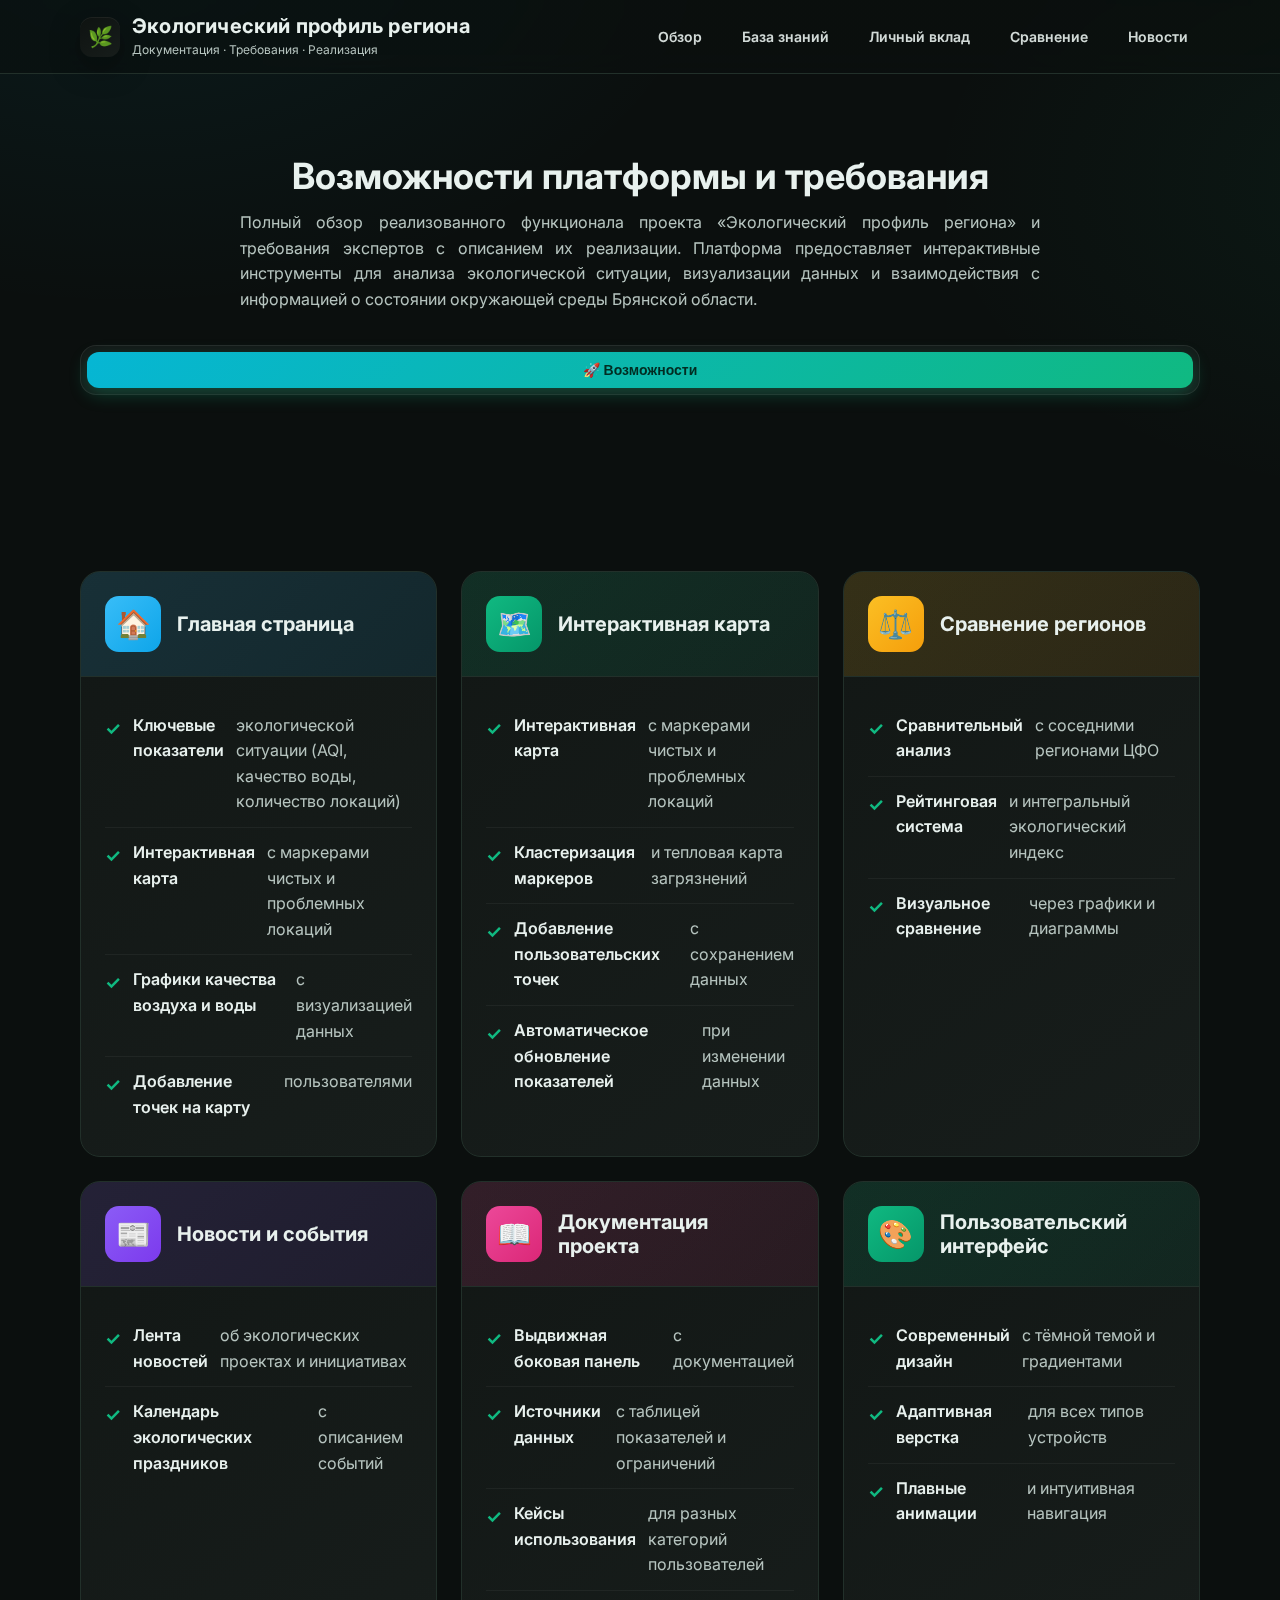
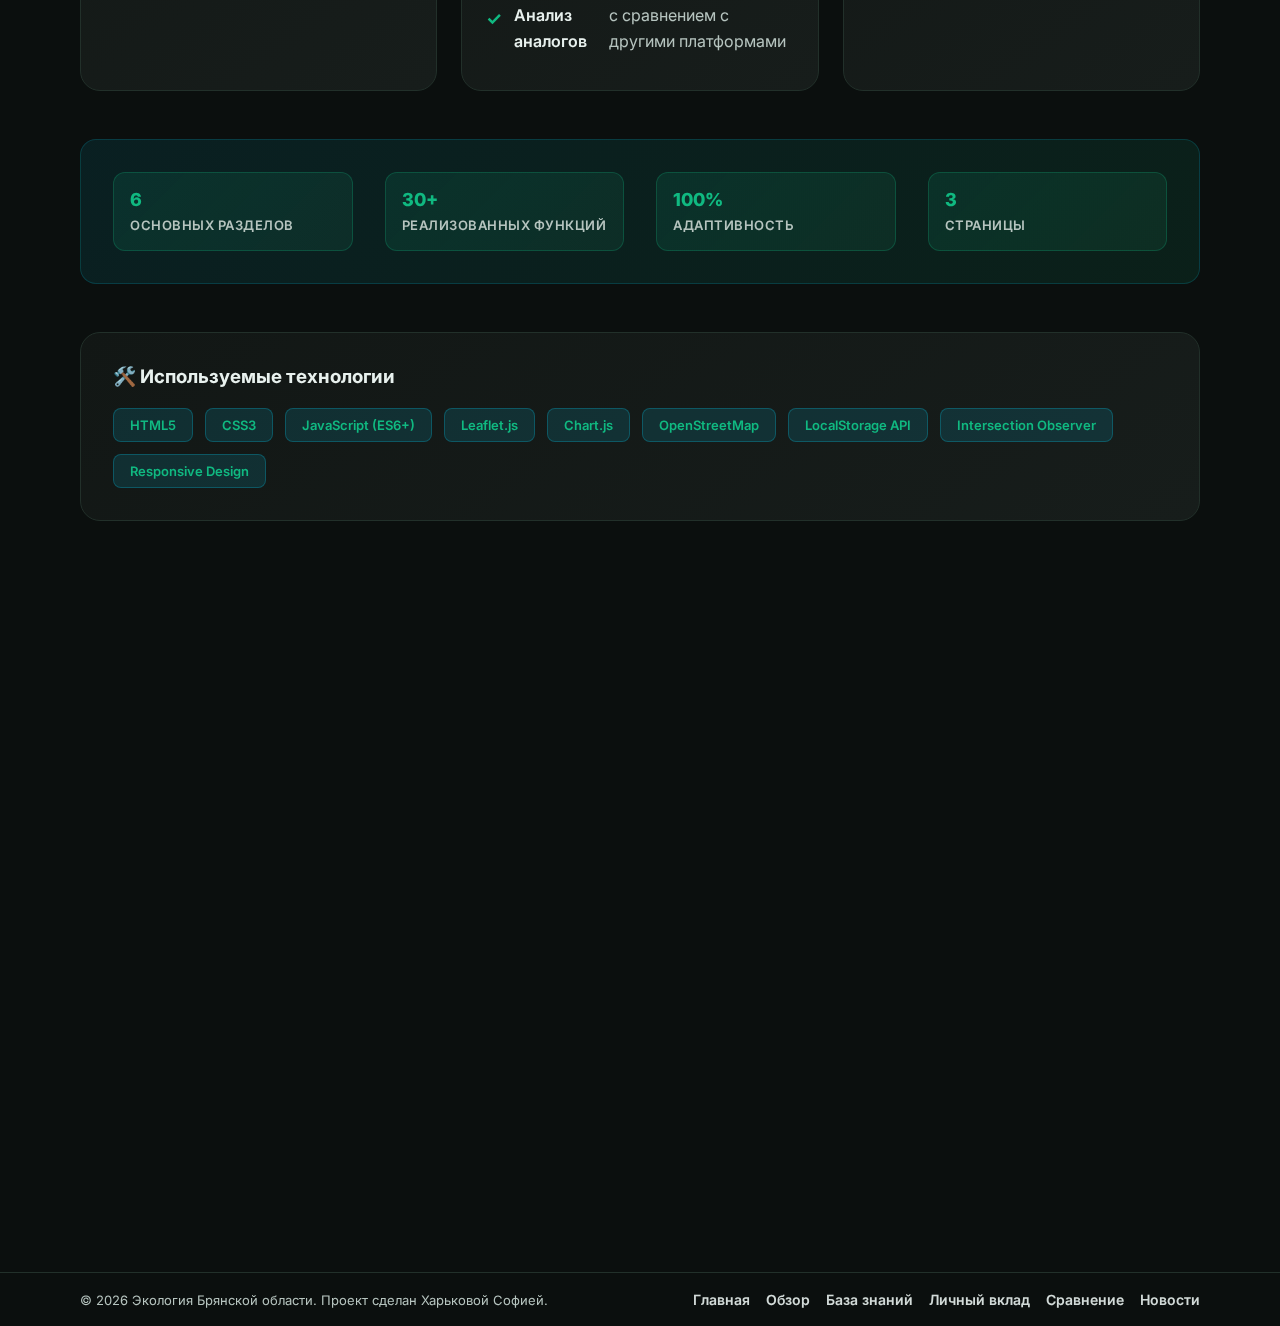
<file: requirements.html>
<!DOCTYPE html>
<html lang="ru">
<head>
    <meta charset="UTF-8" />
    <meta name="viewport" content="width=device-width, initial-scale=1" />
    <title>Возможности и требования — Экология Брянской области</title>
    <meta name="description" content="Реализованный функционал платформы и требования экспертов к проекту «Экологический профиль региона»." />

    <!-- Fonts -->
    <link rel="preconnect" href="https://fonts.googleapis.com">
    <link rel="preconnect" href="https://fonts.gstatic.com" crossorigin>
    <link href="https://fonts.googleapis.com/css2?family=Inter:wght@400;600;700&display=swap" rel="stylesheet">

    <!-- Styles -->
    <link rel="stylesheet" href="assets/css/styles.css" />
    <style>
        .requirements-tabs {
            margin-top: 32px;
            margin-bottom: 32px;
            display: flex;
            flex-wrap: wrap;
            gap: 8px;
            padding: 6px;
            border-radius: 16px;
            background: rgba(255,255,255,0.04);
            border: 1px solid rgba(255,255,255,0.08);
        }

        .requirements-tab-btn {
            border: none;
            background: transparent;
            color: var(--muted);
            font-size: 14px;
            font-weight: 600;
            padding: 10px 20px;
            border-radius: 12px;
            cursor: pointer;
            transition: all 0.2s ease;
            flex: 1;
            min-width: 140px;
        }

        .requirements-tab-btn:hover {
            color: var(--text);
            background: rgba(255,255,255,0.05);
        }

        .requirements-tab-btn.active {
            background: linear-gradient(135deg, var(--primary), var(--accent));
            color: #022c22;
            box-shadow: 0 6px 18px rgba(16,185,129,0.3);
        }

        .requirements-tab-panel {
            display: none;
            opacity: 0;
            transform: translateY(10px);
            transition: opacity 0.4s ease, transform 0.4s ease;
        }

        .requirements-tab-panel.active {
            display: block;
            opacity: 1;
            transform: translateY(0);
            animation: fadeInTab 0.4s ease;
        }

        @keyframes fadeInTab {
            from {
                opacity: 0;
                transform: translateY(10px);
            }
            to {
                opacity: 1;
                transform: translateY(0);
            }
        }

        @keyframes fadeIn {
            from { opacity: 0; transform: translateY(10px); }
            to { opacity: 1; transform: translateY(0); }
        }

        .features-grid {
            display: grid;
            grid-template-columns: repeat(auto-fit, minmax(300px, 1fr));
            gap: 24px;
            margin-top: 32px;
        }

        .feature-card {
            background: linear-gradient(145deg, var(--panel), var(--panel-2));
            border: 1px solid var(--border);
            border-radius: 20px;
            padding: 0;
            overflow: hidden;
            transition: transform 0.3s ease, box-shadow 0.3s ease;
        }

        .feature-card:hover {
            transform: translateY(-4px);
            box-shadow: 0 20px 40px rgba(0,0,0,0.4);
        }

        .feature-header {
            padding: 24px;
            border-bottom: 1px solid var(--border);
            display: flex;
            align-items: center;
            gap: 16px;
        }

        .feature-icon {
            width: 56px;
            height: 56px;
            border-radius: 14px;
            display: flex;
            align-items: center;
            justify-content: center;
            font-size: 28px;
            flex-shrink: 0;
        }

        .feature-title {
            margin: 0;
            font-size: 20px;
            font-weight: 700;
            color: var(--text);
        }

        .feature-body {
            padding: 24px;
        }

        .feature-list {
            list-style: none;
            padding: 0;
            margin: 0;
        }

        .feature-list li {
            padding: 12px 0;
            border-bottom: 1px solid rgba(255,255,255,0.05);
            color: var(--muted);
            line-height: 1.6;
            display: flex;
            align-items: flex-start;
            gap: 12px;
        }

        .feature-list li:last-child {
            border-bottom: none;
        }

        .feature-list li::before {
            content: '✓';
            color: var(--accent);
            font-weight: 700;
            font-size: 18px;
            flex-shrink: 0;
            margin-top: 2px;
        }

        .feature-list li strong {
            color: var(--text);
            font-weight: 600;
        }

        .requirement-item {
            background: linear-gradient(145deg, var(--panel), var(--panel-2));
            border: 1px solid var(--border);
            border-radius: 16px;
            padding: 24px;
            margin-bottom: 20px;
            transition: all 0.3s ease;
        }

        .requirement-item:hover {
            border-color: rgba(6,182,212,0.4);
            box-shadow: 0 8px 24px rgba(0,0,0,0.2);
        }

        .req-number {
            display: inline-block;
            width: 32px;
            height: 32px;
            border-radius: 8px;
            background: linear-gradient(135deg, var(--primary), var(--accent));
            color: #022c22;
            font-weight: 700;
            font-size: 14px;
            display: flex;
            align-items: center;
            justify-content: center;
            margin-right: 12px;
            flex-shrink: 0;
        }

        .req-title {
            font-size: 18px;
            font-weight: 700;
            color: var(--text);
            margin-bottom: 12px;
            display: flex;
            align-items: center;
        }

        .req-label {
            display: inline-block;
            font-size: 11px;
            font-weight: 700;
            text-transform: uppercase;
            letter-spacing: 0.5px;
            padding: 6px 12px;
            border-radius: 8px;
            margin-bottom: 10px;
        }

        .req-label.requirement {
            background: rgba(239,68,68,0.2);
            color: #fca5a5;
            border: 1px solid rgba(239,68,68,0.3);
        }

        .req-label.implementation {
            background: rgba(16,185,129,0.2);
            color: #6ee7b7;
            border: 1px solid rgba(16,185,129,0.3);
        }

        .req-text {
            color: var(--muted);
            line-height: 1.7;
            margin: 12px 0;
            font-size: 14px;
        }

        .req-text strong {
            color: var(--text);
            font-weight: 600;
        }

        .expert-header {
            background: linear-gradient(135deg, rgba(6,182,212,0.1), rgba(16,185,129,0.1));
            border: 1px solid rgba(6,182,212,0.2);
            border-radius: 16px;
            padding: 24px;
            margin-bottom: 32px;
        }

        .expert-header h3 {
            margin: 0 0 8px;
            font-size: 24px;
            color: var(--text);
        }

        .expert-header p {
            margin: 0;
            color: var(--muted);
            font-size: 14px;
        }

        /* Цветовые схемы */
        .card-blue .feature-header {
            background: linear-gradient(135deg, rgba(56,189,248,0.15), rgba(14,165,233,0.1));
        }
        .card-blue .feature-icon {
            background: linear-gradient(135deg, #38bdf8, #0ea5e9);
            color: #0c4a6e;
        }

        .card-green .feature-header {
            background: linear-gradient(135deg, rgba(16,185,129,0.15), rgba(5,150,105,0.1));
        }
        .card-green .feature-icon {
            background: linear-gradient(135deg, #10b981, #059669);
            color: #064e3b;
        }

        .card-yellow .feature-header {
            background: linear-gradient(135deg, rgba(251,191,36,0.15), rgba(245,158,11,0.1));
        }
        .card-yellow .feature-icon {
            background: linear-gradient(135deg, #fbbf24, #f59e0b);
            color: #78350f;
        }

        .card-purple .feature-header {
            background: linear-gradient(135deg, rgba(139,92,246,0.15), rgba(124,58,237,0.1));
        }
        .card-purple .feature-icon {
            background: linear-gradient(135deg, #8b5cf6, #7c3aed);
            color: #4c1d95;
        }

        .card-pink .feature-header {
            background: linear-gradient(135deg, rgba(236,72,153,0.15), rgba(219,39,119,0.1));
        }
        .card-pink .feature-icon {
            background: linear-gradient(135deg, #ec4899, #db2777);
            color: #831843;
        }

        .stats-banner {
            background: linear-gradient(135deg, rgba(6,182,212,0.1), rgba(16,185,129,0.1));
            border: 1px solid rgba(6,182,212,0.2);
            border-radius: 16px;
            padding: 32px;
            margin-top: 48px;
            display: grid;
            grid-template-columns: repeat(auto-fit, minmax(180px, 1fr));
            gap: 32px;
        }

        .stat-item {
            text-align: center;
        }

        .stat-number {
            font-size: 36px;
            font-weight: 700;
            color: var(--accent);
            display: block;
            margin-bottom: 8px;
        }

        .stat-label {
            font-size: 14px;
            color: var(--muted);
            text-transform: uppercase;
            letter-spacing: 0.5px;
        }

        .tech-stack {
            margin-top: 48px;
            padding: 32px;
            background: linear-gradient(145deg, var(--panel), var(--panel-2));
            border: 1px solid var(--border);
            border-radius: 20px;
        }

        .tech-stack h3 {
            margin-top: 0;
            margin-bottom: 20px;
            color: var(--text);
        }

        .tech-items {
            display: flex;
            flex-wrap: wrap;
            gap: 12px;
        }

        .tech-badge {
            padding: 8px 16px;
            background: rgba(6,182,212,0.15);
            border: 1px solid rgba(6,182,212,0.3);
            border-radius: 8px;
            color: var(--accent);
            font-size: 13px;
            font-weight: 600;
        }

        @media (max-width: 768px) {
            .features-grid {
                grid-template-columns: 1fr;
            }
            .requirements-tabs {
                flex-direction: column;
            }
            .requirements-tab-btn {
                width: 100%;
            }
        }
    </style>
</head>
<body>
    <header class="site-header">
        <div class="container header-inner">
            <div class="brand">
                <a href="index.html" class="logo" aria-hidden="true" style="text-decoration: none; display: flex; align-items: center; justify-content: center;">🌿</a>
                <div>
                    <h1>Экологический профиль региона</h1>
                    <p class="tagline">Документация · Требования · Реализация</p>
                </div>
            </div>
            <nav class="nav">
                <a href="overview.html" class="nav-link">Обзор</a>
                <a href="knowledge.html" class="nav-link">База знаний</a>
                <a href="personal.html" class="nav-link">Личный вклад</a>
                <a href="comparison.html" class="nav-link">Сравнение</a>
                <a href="news.html" class="nav-link">Новости</a>
            </nav>
        </div>
    </header>

    <main>
        <section class="section hero reveal">
            <div class="container">
                <h2>Возможности платформы и требования</h2>
                <p class="lead">
                    Полный обзор реализованного функционала проекта «Экологический профиль региона» и требования экспертов 
                    с описанием их реализации. Платформа предоставляет интерактивные инструменты для анализа экологической ситуации, 
                    визуализации данных и взаимодействия с информацией о состоянии окружающей среды Брянской области.
                </p>

                <div class="requirements-tabs">
                    <button class="requirements-tab-btn active" data-tab="features">🚀 Возможности</button>
                </div>
            </div>
        </section>

        <!-- Вкладка: Возможности -->
        <section class="section reveal">
            <div class="container">
                <div class="requirements-tab-panel active" id="tab-features">
                    <div class="features-grid">
                        <!-- Главная страница -->
                        <div class="feature-card card-blue">
                            <div class="feature-header">
                                <div class="feature-icon">🏠</div>
                                <h3 class="feature-title">Главная страница</h3>
                            </div>
                            <div class="feature-body">
                                <ul class="feature-list">
                                    <li><strong>Ключевые показатели</strong> экологической ситуации (AQI, качество воды, количество локаций)</li>
                                    <li><strong>Интерактивная карта</strong> с маркерами чистых и проблемных локаций</li>
                                    <li><strong>Графики качества воздуха и воды</strong> с визуализацией данных</li>
                                    <li><strong>Добавление точек на карту</strong> пользователями</li>
                                </ul>
                            </div>
                        </div>

                        <!-- Интерактивная карта -->
                        <div class="feature-card card-green">
                            <div class="feature-header">
                                <div class="feature-icon">🗺️</div>
                                <h3 class="feature-title">Интерактивная карта</h3>
                            </div>
                            <div class="feature-body">
                                <ul class="feature-list">
                                    <li><strong>Интерактивная карта</strong> с маркерами чистых и проблемных локаций</li>
                                    <li><strong>Кластеризация маркеров</strong> и тепловая карта загрязнений</li>
                                    <li><strong>Добавление пользовательских точек</strong> с сохранением данных</li>
                                    <li><strong>Автоматическое обновление показателей</strong> при изменении данных</li>
                                </ul>
                            </div>
                        </div>

                        <!-- Сравнение регионов -->
                        <div class="feature-card card-yellow">
                            <div class="feature-header">
                                <div class="feature-icon">⚖️</div>
                                <h3 class="feature-title">Сравнение регионов</h3>
                            </div>
                            <div class="feature-body">
                                <ul class="feature-list">
                                    <li><strong>Сравнительный анализ</strong> с соседними регионами ЦФО</li>
                                    <li><strong>Рейтинговая система</strong> и интегральный экологический индекс</li>
                                    <li><strong>Визуальное сравнение</strong> через графики и диаграммы</li>
                                </ul>
                            </div>
                        </div>

                        <!-- Новости и события -->
                        <div class="feature-card card-purple">
                            <div class="feature-header">
                                <div class="feature-icon">📰</div>
                                <h3 class="feature-title">Новости и события</h3>
                            </div>
                            <div class="feature-body">
                                <ul class="feature-list">
                                    <li><strong>Лента новостей</strong> об экологических проектах и инициативах</li>
                                    <li><strong>Календарь экологических праздников</strong> с описанием событий</li>
                                </ul>
                            </div>
                        </div>

                        <!-- Документация -->
                        <div class="feature-card card-pink">
                            <div class="feature-header">
                                <div class="feature-icon">📖</div>
                                <h3 class="feature-title">Документация проекта</h3>
                            </div>
                            <div class="feature-body">
                                <ul class="feature-list">
                                    <li><strong>Выдвижная боковая панель</strong> с документацией</li>
                                    <li><strong>Источники данных</strong> с таблицей показателей и ограничений</li>
                                    <li><strong>Кейсы использования</strong> для разных категорий пользователей</li>
                                    <li><strong>Анализ аналогов</strong> с сравнением с другими платформами</li>
                                </ul>
                            </div>
                        </div>

                        <!-- Пользовательский интерфейс -->
                        <div class="feature-card card-green">
                            <div class="feature-header">
                                <div class="feature-icon">🎨</div>
                                <h3 class="feature-title">Пользовательский интерфейс</h3>
                            </div>
                            <div class="feature-body">
                                <ul class="feature-list">
                                    <li><strong>Современный дизайн</strong> с тёмной темой и градиентами</li>
                                    <li><strong>Адаптивная верстка</strong> для всех типов устройств</li>
                                    <li><strong>Плавные анимации</strong> и интуитивная навигация</li>
                                </ul>
                            </div>
                        </div>
                    </div>

                    <div class="stats-banner">
                        <div class="stat-item">
                            <span class="stat-number">6</span>
                            <span class="stat-label">Основных разделов</span>
                        </div>
                        <div class="stat-item">
                            <span class="stat-number">30+</span>
                            <span class="stat-label">Реализованных функций</span>
                        </div>
                        <div class="stat-item">
                            <span class="stat-number">100%</span>
                            <span class="stat-label">Адаптивность</span>
                        </div>
                        <div class="stat-item">
                            <span class="stat-number">3</span>
                            <span class="stat-label">Страницы</span>
                        </div>
                    </div>

                    <div class="tech-stack">
                        <h3>🛠️ Используемые технологии</h3>
                        <div class="tech-items">
                            <span class="tech-badge">HTML5</span>
                            <span class="tech-badge">CSS3</span>
                            <span class="tech-badge">JavaScript (ES6+)</span>
                            <span class="tech-badge">Leaflet.js</span>
                            <span class="tech-badge">Chart.js</span>
                            <span class="tech-badge">OpenStreetMap</span>
                            <span class="tech-badge">LocalStorage API</span>
                            <span class="tech-badge">Intersection Observer</span>
                            <span class="tech-badge">Responsive Design</span>
                        </div>
                    </div>
                </div>

            </div>
        </section>

        <!-- Раздел: Предложить свой вариант -->
        <section id="suggestions" class="section reveal">
            <div class="container">
                <h2><span class="icon icon-idea" aria-hidden="true">💡</span> Предложить свой вариант реализации</h2>
                <div class="card">
                    <p>
                        У вас есть идеи по улучшению платформы или альтернативные варианты реализации функций? 
                        Предложите свой вариант! Мы рассмотрим все предложения.
                    </p>
                    <form id="suggestionForm" style="margin-top: 24px;">
                        <div class="form-group">
                            <label>Ваше имя <span style="color: var(--danger);">*</span></label>
                            <input type="text" class="form-input" id="suggestionName" placeholder="Как к вам обращаться?" required />
                        </div>
                        <div class="form-group">
                            <label>Email <span style="color: var(--danger);">*</span></label>
                            <input type="email" class="form-input" id="suggestionEmail" placeholder="name@example.com" required />
                        </div>
                        <div class="form-group">
                            <label>Ваше предложение <span style="color: var(--danger);">*</span></label>
                            <textarea class="form-input" id="suggestionText" rows="6" placeholder="Опишите ваш вариант реализации или идею по улучшению..." required></textarea>
                        </div>
                        <button type="submit" class="btn">Отправить предложение</button>
                    </form>
                    <p style="margin-top: 16px; font-size: 13px; color: var(--muted);">
                        Ваше сообщение будет отправлено на почту harkovasofia2@gmail.com. Мы рассмотрим все предложения.
                    </p>
                </div>
            </div>
        </section>
    </main>

    <footer class="site-footer">
        <div class="container footer-inner">
            <div>
                © <span id="year"></span> Экология Брянской области. Проект сделан Харьковой Софией.
            </div>
            <nav class="nav">
                <a href="index.html">Главная</a>
                <a href="overview.html">Обзор</a>
                <a href="knowledge.html">База знаний</a>
                <a href="personal.html">Личный вклад</a>
                <a href="comparison.html">Сравнение</a>
                <a href="news.html">Новости</a>
            </nav>
        </div>
    </footer>

    <!-- Модальное окно калькулятора -->
    <div id="calculatorModal" class="modal">
        <div class="modal-content" style="max-width: 900px; max-height: 90vh; overflow-y: auto;">
            <div class="modal-header" style="background: linear-gradient(135deg, rgba(6,182,212,0.1), rgba(16,185,129,0.1)); border-bottom: 2px solid rgba(16,185,129,0.2);">
                <div style="display: flex; align-items: center; gap: 20px; flex: 1;">
                    <div style="display: flex; align-items: center; justify-content: center; width: 80px; height: 80px; border-radius: 20px; background: linear-gradient(135deg, rgba(6,182,212,0.3), rgba(16,185,129,0.3)); border: 3px solid rgba(16,185,129,0.5); box-shadow: 0 4px 15px rgba(16,185,129,0.3);">
                        <span style="font-size: 48px;">🧮</span>
                    </div>
                    <div style="flex: 1;">
                        <h2 class="calculator-title-gradient" style="margin: 0 0 8px; font-size: 32px;">
                            Экологический калькулятор
                        </h2>
                        <p style="margin: 0 0 4px; color: var(--muted); font-size: 15px; line-height: 1.5;">
                            🌍 Рассчитайте ваш углеродный след и получите персональные рекомендации
                        </p>
                        <p style="margin: 0; color: var(--muted); font-size: 13px; opacity: 0.8;">
                            Узнайте, как ваш образ жизни влияет на окружающую среду
                        </p>
                    </div>
                </div>
                <button class="modal-close" id="btnCloseCalculator" style="margin-left: 20px;">&times;</button>
            </div>
            <div class="modal-body" style="padding: 32px;">
                <div style="text-align: center; margin-bottom: 32px; padding: 20px; background: rgba(16,185,129,0.05); border-radius: 12px; border: 1px solid rgba(16,185,129,0.15);">
                    <p style="margin: 0 0 16px; color: var(--text); font-size: 16px; font-weight: 500;">
                        💡 Заполните данные о вашем образе жизни, чтобы узнать ваш экологический след
                    </p>
                    <div style="display: flex; flex-wrap: wrap; gap: 8px; justify-content: center; margin-top: 12px;">
                        <span style="display: inline-block; padding: 6px 12px; background: rgba(6,182,212,0.15); border-radius: 8px; font-size: 13px; color: var(--primary); border: 1px solid rgba(6,182,212,0.3);">
                            💡 Пример: 500 км/мес на авто
                        </span>
                        <span style="display: inline-block; padding: 6px 12px; background: rgba(16,185,129,0.15); border-radius: 8px; font-size: 13px; color: var(--accent); border: 1px solid rgba(16,185,129,0.3);">
                            ⚡ Среднее: 200 кВт·ч/мес
                        </span>
                        <span style="display: inline-block; padding: 6px 12px; background: rgba(6,182,212,0.15); border-radius: 8px; font-size: 13px; color: var(--primary); border: 1px solid rgba(6,182,212,0.3);">
                            🏠 Газ: 50-100 м³/мес
                        </span>
                    </div>
                </div>
                <div class="grid-2" style="margin-top: 24px;">
                    <div>
                        <h3 style="display: flex; align-items: center; gap: 8px; margin-bottom: 20px;">
                            <span style="font-size: 24px;">🚗</span>
                            <span>Транспорт</span>
                        </h3>
                        <div class="form-group">
                            <label>Поездки на автомобиле (км/месяц)</label>
                            <input type="number" id="calcCar" class="form-input" value="0" min="0" placeholder="Например: 500" />
                            <small style="display: block; margin-top: 4px; color: var(--muted); font-size: 12px;">💡 Средний показатель: 300-800 км/месяц</small>
                        </div>
                        <div class="form-group">
                            <label>Поездки на общественном транспорте (км/месяц)</label>
                            <input type="number" id="calcPublic" class="form-input" value="0" min="0" placeholder="Например: 200" />
                            <small style="display: block; margin-top: 4px; color: var(--muted); font-size: 12px;">🚌 Автобус, трамвай, метро</small>
                        </div>
                        <div class="form-group">
                            <label>Перелёты (часов/год)</label>
                            <input type="number" id="calcFlights" class="form-input" value="0" min="0" placeholder="Например: 10" />
                            <small style="display: block; margin-top: 4px; color: var(--muted); font-size: 12px;">✈️ Один перелёт ≈ 2-3 часа</small>
                        </div>
                    </div>
                    <div>
                        <h3 style="display: flex; align-items: center; gap: 8px; margin-bottom: 20px;">
                            <span style="font-size: 24px;">⚡</span>
                            <span>Энергия и отходы</span>
                        </h3>
                        <div class="form-group">
                            <label>Потребление электроэнергии (кВт·ч/месяц)</label>
                            <input type="number" id="calcEnergy" class="form-input" value="0" min="0" placeholder="Например: 200" />
                            <small style="display: block; margin-top: 4px; color: var(--muted); font-size: 12px;">⚡ Среднее для квартиры: 150-300 кВт·ч/мес</small>
                        </div>
                        <div class="form-group">
                            <label>Потребление газа (м³/месяц)</label>
                            <input type="number" id="calcGas" class="form-input" value="0" min="0" placeholder="Например: 80" />
                            <small style="display: block; margin-top: 4px; color: var(--muted); font-size: 12px;">🏠 Среднее: 50-150 м³/месяц (отопление, готовка)</small>
                        </div>
                        <div class="form-group">
                            <label>Отходы (кг/месяц)</label>
                            <input type="number" id="calcWaste" class="form-input" value="0" min="0" placeholder="Например: 30" />
                            <small style="display: block; margin-top: 4px; color: var(--muted); font-size: 12px;">♻️ Среднее: 20-40 кг/месяц на человека</small>
                        </div>
                    </div>
                </div>
                <div style="text-align: center; margin-top: 40px;">
                    <button id="btnCalculate" class="btn" style="padding: 16px 40px; font-size: 16px; font-weight: 700; background: linear-gradient(135deg, var(--primary), var(--accent)); border: none; box-shadow: 0 6px 20px rgba(16,185,129,0.4); transition: all 0.3s ease;">
                        <span style="margin-right: 10px; font-size: 20px;">🧮</span>
                        Рассчитать углеродный след
                    </button>
                </div>
                <div id="calcResult" style="margin-top: 40px; display: none; animation: fadeInUp 0.5s ease;">
                    <div class="card" style="background: linear-gradient(135deg, rgba(16,185,129,0.18), rgba(6,182,212,0.18)); border: 2px solid rgba(16,185,129,0.5); padding: 32px; box-shadow: 0 8px 30px rgba(16,185,129,0.2);">
                        <div style="text-align: center; margin-bottom: 24px;">
                            <div style="font-size: 64px; margin-bottom: 16px;">🌍</div>
                            <h3 style="margin: 0 0 12px; font-size: 24px;">Ваш углеродный след</h3>
                            <div style="font-size: 42px; font-weight: 800; color: var(--accent); margin: 20px 0; text-shadow: 0 2px 10px rgba(16,185,129,0.3);">
                                <span id="calcTotal"></span> <span style="font-size: 20px; color: var(--muted); font-weight: 600;">тонн CO₂/год</span>
                            </div>
                        </div>
                        <div id="calcRecommendations" style="margin-top: 24px;"></div>
                    </div>
                </div>
            </div>
        </div>
    </div>

    <script src="assets/js/features.js"></script>
    <script>
        document.getElementById('year').textContent = new Date().getFullYear();

        // Система вкладок с плавными переходами
        function initRequirementsTabs() {
            const tabs = document.querySelectorAll('.requirements-tab-btn');
            const panels = document.querySelectorAll('.requirements-tab-panel');

            tabs.forEach(tab => {
                tab.addEventListener('click', () => {
                    const targetTab = tab.getAttribute('data-tab');
                    const targetPanel = document.getElementById('tab-' + targetTab);
                    
                    if (!targetPanel) return;

                    // Плавное скрытие текущей панели
                    panels.forEach(p => {
                        if (p.classList.contains('active')) {
                            p.style.opacity = '0';
                            p.style.transform = 'translateY(10px)';
                            setTimeout(() => {
                                p.classList.remove('active');
                            }, 200);
                        }
                    });

                    // Обновление кнопок
                    tabs.forEach(t => t.classList.remove('active'));
                    tab.classList.add('active');

                    // Плавное появление новой панели
                    setTimeout(() => {
                        targetPanel.classList.add('active');
                        setTimeout(() => {
                            targetPanel.style.opacity = '1';
                            targetPanel.style.transform = 'translateY(0)';
                        }, 10);
                    }, 200);
                });
            });
        }

        // Инициализация вкладок при загрузке страницы
        initRequirementsTabs();

        // Обработка формы предложений с отправкой на email
        const suggestionForm = document.getElementById('suggestionForm');
        if (suggestionForm) {
            suggestionForm.addEventListener('submit', function(e) {
                e.preventDefault();
                
                const name = document.getElementById('suggestionName').value;
                const email = document.getElementById('suggestionEmail').value;
                const text = document.getElementById('suggestionText').value;
                
                // Формируем mailto ссылку для отправки на email
                const subject = encodeURIComponent('Обратная связь с сайта Экология Брянской области');
                const body = encodeURIComponent(`Имя: ${name}\nEmail: ${email}\n\nСообщение:\n${text}`);
                const mailtoLink = `mailto:harkovasofia2@gmail.com?subject=${subject}&body=${body}`;
                
                // Открываем почтовый клиент
                window.location.href = mailtoLink;
                
                // Также сохраняем в localStorage как резервный вариант
                const suggestions = JSON.parse(localStorage.getItem('suggestions') || '[]');
                suggestions.push({
                    name: name,
                    email: email,
                    text: text,
                    date: new Date().toISOString()
                });
                localStorage.setItem('suggestions', JSON.stringify(suggestions));
                
                // Очистка формы
                setTimeout(() => {
                    suggestionForm.reset();
                    alert('Спасибо! Откроется окно вашего почтового клиента для отправки сообщения на harkovasofia2@gmail.com. Если окно не открылось, скопируйте адрес: harkovasofia2@gmail.com');
                }, 500);
            });
        }

        // Scroll reveal
        const observer = new IntersectionObserver((entries) => {
            entries.forEach((e) => {
                if (e.isIntersecting) e.target.classList.add('visible');
            });
        }, { threshold: 0.15 });
        document.querySelectorAll('.reveal').forEach((el) => observer.observe(el));
    </script>
</body>
</html>
</file>
<file: assets/css/styles.css>
:root {
  --bg: #0b0f0e;
  --panel: #121715;
  --panel-2: #171d1b;
  --text: #e8f1ee;
  --muted: #b6c4bf;
  --primary: #06b6d4;
  --primary-2: #0891b2;
  --accent: #10b981;
  --danger: #ef4444;
  --warning: #f59e0b;
  --border: #22302a;
  --shadow: 0 10px 30px rgba(0,0,0,0.35);
}

* { box-sizing: border-box; }
html, body { height: 100%; }
body {
  margin: 0;
  font-family: 'Inter', system-ui, -apple-system, Segoe UI, Roboto, Arial, sans-serif;
  color: var(--text);
  background: radial-gradient(1200px 800px at 10% -10%, rgba(6,182,212,0.08), transparent 50%),
              radial-gradient(1200px 800px at 110% 20%, rgba(16,185,129,0.06), transparent 40%),
              var(--bg);
  background-attachment: fixed;
  transition: background-color .3s ease, color .3s ease;
}

/* мягкое парящее свечение вверху */
body::before {
  content: '';
  position: fixed; inset: -20% -20% auto -20%; height: 40vh;
  background: radial-gradient(600px 200px at 20% 10%, rgba(6,182,212,0.08), transparent 60%),
              radial-gradient(600px 200px at 80% 20%, rgba(16,185,129,0.06), transparent 60%);
  pointer-events: none; z-index: 0;
}

.container {
  width: min(1120px, 92%);
  margin: 0 auto;
}

.site-header {
  position: sticky;
  top: 0;
  z-index: 50;
  backdrop-filter: saturate(140%) blur(8px);
  background: linear-gradient(0deg, color-mix(in oklab, var(--bg), transparent 35%), color-mix(in oklab, var(--bg), transparent 35%));
  border-bottom: 1px solid var(--border);
}
.header-inner {
  display: flex;
  align-items: center;
  justify-content: space-between;
  padding: 14px 0;
}
.brand { display: flex; gap: 12px; align-items: center; }
.brand h1 { font-size: 20px; margin: 0 0 2px; letter-spacing: 0.2px; white-space: nowrap; }
.tagline { margin: 0; color: var(--muted); font-size: 12px; white-space: nowrap; }
.logo {
  width: 40px; height: 40px; border-radius: 12px;
  display: grid; place-items: center; font-size: 20px;
  background: linear-gradient(145deg, color-mix(in oklab, var(--panel) 90%, #000), var(--panel-2));
  box-shadow: inset 0 1px 0 rgba(255,255,255,0.06), var(--shadow);
}
.nav { display: flex; gap: 16px; align-items: center; }
.nav a { color: var(--text); text-decoration: none; font-weight: 600; font-size: 14px; opacity: 0.9; transition: all 0.2s ease; }
.nav a:hover { opacity: 1; color: var(--accent); }
.nav .cta { color: #052e16; background: var(--accent); padding: 8px 12px; border-radius: 10px; }

/* Стили для навигационных ссылок */
.nav-link {
  position: relative;
  padding: 8px 12px;
  border-radius: 8px;
  transition: all 0.2s ease;
}

.nav-link:hover {
  background: rgba(255,255,255,0.05);
}

.nav-link.active {
  color: var(--accent);
  background: rgba(16,185,129,0.1);
  opacity: 1;
}

/* Подсветка текущей вкладки по aria-current */
.nav a[aria-current="page"],
.nav-link[aria-current="page"] {
  color: var(--accent);
  background: rgba(16,185,129,0.16);
  border-radius: 8px;
  opacity: 1;
}

.nav-icon {
  display: inline-block;
  margin-right: 6px;
  font-size: 16px;
}

.calculator-link {
  display: inline-flex;
  align-items: center;
  gap: 6px;
  background: linear-gradient(135deg, rgba(6,182,212,0.15), rgba(16,185,129,0.15));
  border: 1px solid rgba(16,185,129,0.2);
  padding: 8px 12px;
  border-radius: 8px;
}

.calculator-link span:last-child {
  background: linear-gradient(135deg, #06b6d4, #10b981, #06b6d4);
  background-size: 200% 200%;
  -webkit-background-clip: text;
  -webkit-text-fill-color: transparent;
  background-clip: text;
  animation: gradient-shift 3s ease infinite;
  font-weight: 700;
}

.calculator-link:hover {
  background: linear-gradient(135deg, rgba(6,182,212,0.25), rgba(16,185,129,0.25));
  border-color: rgba(16,185,129,0.4);
  transform: translateY(-1px);
  opacity: 1;
}

.calculator-link:hover span:last-child {
  background: linear-gradient(135deg, #06b6d4, #10b981, #0891b2, #10b981, #06b6d4);
  background-size: 200% 200%;
  animation: gradient-shift 2s ease infinite;
}

.section { padding: 56px 0; }
.hero { padding-top: 72px; }

.grid-2 { display: grid; grid-template-columns: 1.2fr 1fr; gap: 24px; }
@media (max-width: 860px) { .grid-2 { grid-template-columns: 1fr; } }

h2 { margin: 0 0 14px; font-size: 28px; }
p { color: var(--muted); line-height: 1.6; }

/* базовое выравнивание основного текста по ширине для читабельности */
.section p,
.news-card p,
.event-description {
  text-align: justify;
  text-align-last: left;
}

.highlights { list-style: none; padding: 0; margin: 18px 0 0; }
.highlights li { padding-left: 20px; position: relative; margin: 8px 0; }
.highlights li::before {
  content: ''; width: 8px; height: 8px; border-radius: 50%;
  background: var(--accent); position: absolute; left: 0; top: 9px;
}

.card {
  background: linear-gradient(145deg, var(--panel), var(--panel-2));
  border: 1px solid var(--border);
  border-radius: 16px;
  padding: 18px;
  box-shadow: var(--shadow);
  transform: translateY(0); transition: transform .25s ease, box-shadow .25s ease, border-color .25s ease;
}
.card:hover { transform: translateY(-3px); box-shadow: 0 12px 34px rgba(0,0,0,0.45); border-color: #2a3b34; }

.card-link {
  display: block;
  text-decoration: none;
  color: inherit;
  transition: transform 0.25s ease, box-shadow 0.25s ease, border-color 0.25s ease;
}
.card-link:hover { color: var(--text); border-color: var(--accent); }

/* Кнопка «На главную» */
.btn-back {
  display: inline-flex;
  align-items: center;
  gap: 8px;
  padding: 10px 18px;
  margin-bottom: 20px;
  background: rgba(255,255,255,0.06);
  border: 1px solid var(--border);
  border-radius: 10px;
  color: var(--muted);
  text-decoration: none;
  font-weight: 600;
  font-size: 14px;
  transition: all 0.2s ease;
}
.btn-back:hover {
  background: rgba(16,185,129,0.12);
  border-color: var(--accent);
  color: var(--accent);
}

.btn { position: relative; overflow: hidden; }
.btn::after { content:''; position:absolute; inset:0; background: radial-gradient(180px 60px at var(--x, 50%) var(--y, 50%), rgba(255,255,255,0.08), transparent 40%); opacity:0; transition: opacity .2s; }
.btn:hover::after { opacity:1; }

/* карта с неоновой окантовкой при наведении */
.map { position: relative; }
.map:hover { box-shadow: 0 0 0 1px #2a3b34, 0 10px 28px rgba(0,0,0,0.4); }

/* эффекты появления */
.reveal { opacity: 0; transform: translateY(14px); transition: opacity .6s ease, transform .6s ease; }
.reveal.visible { opacity: 1; transform: translateY(0); }

/* счётчики KPI — крупнее и с лёгкой анимацией */
.kpi-value { font-size: 28px; font-weight: 800; letter-spacing: 0.2px; }

.kpi { height: 100%; }
.kpi-grid { display: grid; grid-template-columns: repeat(2, 1fr); gap: 14px; }
.kpi-item { background: rgba(255,255,255,0.02); border: 1px solid var(--border); border-radius: 12px; padding: 14px; }
.kpi-value { font-size: 26px; font-weight: 700; }
.kpi-label { color: var(--muted); font-size: 12px; }

/* Индикатор воздуха на главной */
.home-air-indicator {
  display: flex;
  flex-wrap: wrap;
  gap: 20px;
  align-items: center;
  justify-content: space-between;
  padding: 20px;
  border-radius: 16px;
  background: radial-gradient(circle at top left, rgba(6,182,212,0.12), transparent 55%),
              radial-gradient(circle at bottom right, rgba(16,185,129,0.12), transparent 55%),
              linear-gradient(145deg, var(--panel), var(--panel-2));
  border: 1px solid var(--border);
}
.home-air-indicator-main {
  min-width: 220px;
}
.home-air-indicator-label {
  font-size: 13px;
  text-transform: uppercase;
  letter-spacing: 0.08em;
  color: var(--muted);
  margin-bottom: 6px;
}
.home-air-indicator-value {
  font-size: 40px;
  font-weight: 800;
  line-height: 1;
  margin-bottom: 4px;
}
.home-air-indicator-status {
  font-size: 14px;
  font-weight: 600;
}
.home-air-indicator-scale {
  flex: 1;
  min-width: 220px;
}
.home-air-indicator-bar {
  position: relative;
  width: 100%;
  height: 14px;
  border-radius: 999px;
  background: linear-gradient(90deg, #22c55e, #eab308, #ef4444);
  overflow: hidden;
}
.home-air-indicator-fill {
  position: absolute;
  top: -1px;
  bottom: -1px;
  width: 6px;
  border-radius: 999px;
  background: #f9fafb;
  box-shadow: 0 0 0 4px rgba(15,23,42,0.8), 0 0 14px rgba(248,250,252,0.9);
  transition: left 0.6s ease, background-color 0.3s ease;
}
.home-air-indicator-legend {
  display: flex;
  justify-content: space-between;
  margin-top: 6px;
  font-size: 11px;
  color: var(--muted);
}

.map { height: 460px; border-radius: 16px; overflow: hidden; border: 1px solid var(--border); box-shadow: var(--shadow); }

.filters { margin-top: 14px; }
.filters-row { display: flex; gap: 18px; align-items: center; }
.filters label { color: var(--muted); font-size: 14px; display: flex; gap: 8px; align-items: center; }
.btn { background: var(--primary); color: #082f35; border: 1px solid #0891b2; padding: 8px 12px; border-radius: 10px; font-weight: 700; cursor: pointer; }
.btn:hover { background: var(--primary-2); }
.btn-secondary { background: #223e33; color: var(--text); border: 1px solid var(--border); }
.muted { color: var(--muted); font-size: 13px; }
.import-grid { display: grid; grid-template-columns: 1fr 1fr; gap: 14px; }
@media (max-width: 720px) { .import-grid { grid-template-columns: 1fr; } }
.status-line { color: var(--muted); font-size: 13px; margin-top: 6px; }
.text-input { width: 100%; min-height: 110px; border-radius: 10px; border: 1px solid var(--border); background: #0f1412; color: var(--text); padding: 10px; font-family: inherit; }
.input { width: 220px; border-radius: 10px; border: 1px solid var(--border); background: #0f1412; color: var(--text); padding: 8px 10px; }
.hr { border: none; border-top: 1px solid var(--border); margin: 14px 0; }

.pollution-list { margin: 0; padding: 0; list-style: none; display: grid; gap: 10px; }
.pollution-list li { display: grid; grid-template-columns: 1fr auto; gap: 12px; align-items: center; padding: 10px 12px; border: 1px solid var(--border); border-radius: 12px; }
.badge { padding: 4px 8px; border-radius: 10px; font-size: 12px; font-weight: 700; }
.badge.bad { background: rgba(239,68,68,0.15); color: #fecaca; border: 1px solid rgba(239,68,68,0.35); }
.badge.warn { background: rgba(245,158,11,0.12); color: #fde68a; border: 1px solid rgba(245,158,11,0.35); }
.badge.good { background: rgba(6,182,212,0.12); color: #a5f3fc; border: 1px solid rgba(6,182,212,0.35); }

.emitters-list { margin: 0; padding: 0; list-style: none; display: grid; gap: 10px; }
.emitters-list li { display: grid; grid-template-columns: 1fr auto; gap: 12px; align-items: center; padding: 10px 12px; border: 1px solid var(--border); border-radius: 12px; }
.chip { padding: 4px 10px; border-radius: 999px; border: 1px solid var(--border); background: rgba(255,255,255,0.04); font-weight: 700; }

.site-footer { border-top: 1px solid var(--border); padding: 0; background: #0b0f0e; }
.footer-deeds-bar {
  padding: 20px 24px;
  background: linear-gradient(90deg, rgba(16,185,129,0.08), rgba(6,182,212,0.06), rgba(16,185,129,0.08));
  border-bottom: 1px solid var(--border);
}
.footer-deeds-inner {
  display: flex;
  flex-wrap: wrap;
  align-items: center;
  justify-content: center;
  gap: 32px;
  max-width: 1120px;
  margin: 0 auto;
}
.footer-deed-item {
  display: flex;
  align-items: center;
  gap: 10px;
  color: var(--text);
  font-size: 14px;
}
.footer-deed-value {
  font-weight: 800;
  font-size: 20px;
  color: var(--accent);
}
.footer-deed-icon { font-size: 22px; }
.footer-deed-label { color: var(--muted); }
.footer-green-energy {
  padding-left: 20px;
  border-left: 1px solid var(--border);
}
@media (max-width: 640px) {
  .footer-deeds-bar { padding: 16px; }
  .footer-deeds-inner { gap: 20px; flex-direction: column; }
  .footer-green-energy { border-left: none; padding-left: 0; border-top: 1px solid var(--border); padding-top: 16px; }
}
.footer-inner { display: flex; align-items: center; justify-content: space-between; gap: 16px; color: var(--muted); font-size: 13px; padding: 18px 0; }
@media (max-width: 720px) { .footer-inner { flex-direction: column; align-items: flex-start; } }

/* Leaflet adjustments for dark theme */
.leaflet-control-layers-expanded { background: #121715 !important; color: var(--text); border: 1px solid var(--border) !important; }
.leaflet-bar a { background: var(--panel) !important; border-bottom: 1px solid var(--border) !important; color: var(--text) !important; }
.leaflet-popup-content-wrapper, .leaflet-popup-tip {
  background: var(--panel); color: var(--text); border: 1px solid var(--border);
}

/* иконки и их анимации */
.icon { display: inline-block; margin-right: 8px; filter: drop-shadow(0 2px 4px rgba(0,0,0,0.15)); }
.icon-leaf { animation: float 4s ease-in-out infinite; }
.icon-wind { animation: sway 3s ease-in-out infinite; }
.icon-water { animation: drip 2.8s ease-in-out infinite; }
.icon-alert { animation: pulse 2.2s ease-in-out infinite; }
.icon-map { animation: bob 3.6s ease-in-out infinite; }
.icon-idea { animation: glow 2.8s ease-in-out infinite; }

@keyframes float { 0%{ transform: translateY(0)} 50%{ transform: translateY(-3px)} 100%{ transform: translateY(0)} }
@keyframes sway { 0%{ transform: rotate(0)} 50%{ transform: rotate(-8deg)} 100%{ transform: rotate(0)} }
@keyframes drip { 0%{ transform: translateY(0)} 50%{ transform: translateY(3px)} 100%{ transform: translateY(0)} }
@keyframes pulse { 0%,100%{ filter: drop-shadow(0 0 0 rgba(239,68,68,0)); } 50%{ filter: drop-shadow(0 0 8px rgba(239,68,68,0.6)); } }
@keyframes bob { 0%{ transform: translateY(0)} 50%{ transform: translateY(-2px)} 100%{ transform: translateY(0)} }
@keyframes glow { 0%,100%{ filter: drop-shadow(0 0 0 rgba(255,255,255,0)); } 50%{ filter: drop-shadow(0 0 8px rgba(255,255,255,0.5)); } }

/* Метки приёма вторсырья и проблемных/чистых зон — неподвижные (без анимации) */
#mapContainer .leaflet-marker-icon,
#mapContainer .leaflet-interactive.marker-green-point,
#mapContainer .marker-green-point path {
  animation: none;
}

/* Анимация переливающегося градиента */
@keyframes gradient-shift {
  0% {
    background-position: 0% 50%;
  }
  50% {
    background-position: 100% 50%;
  }
  100% {
    background-position: 0% 50%;
  }
}

.calculator-title-gradient {
  background: linear-gradient(
    90deg,
    #06b6d4,
    #10b981,
    #06b6d4,
    #0891b2,
    #10b981,
    #06b6d4
  );
  background-size: 300% 300%;
  -webkit-background-clip: text;
  -webkit-text-fill-color: transparent;
  background-clip: text;
  animation: gradient-shift 4s ease infinite;
  font-weight: 700;
}

/* Модальное окно */
.modal {
  display: none;
  position: fixed;
  z-index: 1000;
  left: 0;
  top: 0;
  width: 100%;
  height: 100%;
  background: rgba(0, 0, 0, 0.75);
  backdrop-filter: blur(4px);
  animation: fadeIn 0.2s ease;
}

.modal.show {
  display: flex;
  align-items: center;
  justify-content: center;
}

.modal-content {
  background: linear-gradient(145deg, var(--panel), var(--panel-2));
  border: 1px solid var(--border);
  border-radius: 16px;
  padding: 0;
  max-width: 480px;
  width: 90%;
  max-height: 90vh;
  overflow-y: auto;
  box-shadow: 0 20px 60px rgba(0, 0, 0, 0.5);
  animation: slideUp 0.3s ease;
  margin: 20px;
}

@media (max-width: 520px) {
  .modal-content {
    width: calc(100% - 40px);
    max-width: none;
    margin: 20px;
  }
}

.modal-header {
  display: flex;
  justify-content: space-between;
  align-items: center;
  padding: 20px 24px;
  border-bottom: 1px solid var(--border);
}

.modal-header h3 {
  margin: 0;
  font-size: 20px;
}

.modal-close {
  background: none;
  border: none;
  color: var(--muted);
  font-size: 28px;
  cursor: pointer;
  padding: 0;
  width: 32px;
  height: 32px;
  display: flex;
  align-items: center;
  justify-content: center;
  border-radius: 8px;
  transition: all 0.2s ease;
}

.modal-close:hover {
  background: rgba(255, 255, 255, 0.08);
  color: var(--text);
}

.modal-body {
  padding: 24px;
}

.form-group {
  margin-bottom: 18px;
}

.form-group label {
  display: block;
  color: var(--text);
  font-weight: 600;
  font-size: 14px;
  margin-bottom: 8px;
}

.form-input {
  width: 100%;
  padding: 10px 12px;
  border-radius: 10px;
  border: 1px solid var(--border);
  background: rgba(255, 255, 255, 0.03);
  color: var(--text);
  font-family: inherit;
  font-size: 14px;
  transition: all 0.2s ease;
}

.form-input:focus {
  outline: none;
  border-color: var(--primary);
  background: rgba(255, 255, 255, 0.05);
  box-shadow: 0 0 0 3px rgba(6, 182, 212, 0.1);
}

select.form-input {
  cursor: pointer;
}
textarea.form-input {
  resize: vertical;
  min-height: 100px;
  font-family: inherit;
}

.modal-footer {
  display: flex;
  gap: 12px;
  justify-content: flex-end;
  margin-top: 24px;
  padding-top: 20px;
  border-top: 1px solid var(--border);
}

/* Выдвижная панель тестов */
.tests-trigger-card {
  transition: transform 0.25s ease, box-shadow 0.25s ease;
}
.tests-trigger-card:hover {
  transform: translateY(-2px);
}

.tests-drawer-overlay {
  position: fixed;
  inset: 0;
  background: rgba(0, 0, 0, 0.5);
  opacity: 0;
  visibility: hidden;
  transition: opacity 0.35s ease, visibility 0.35s ease;
  z-index: 1000;
}
.tests-drawer-overlay.open {
  opacity: 1;
  visibility: visible;
}

.tests-drawer-panel {
  position: fixed;
  top: 0;
  right: 0;
  bottom: 0;
  width: min(420px, 92vw);
  max-width: 100%;
  background: linear-gradient(180deg, var(--panel), var(--panel-2));
  border-left: 1px solid var(--border);
  box-shadow: -8px 0 32px rgba(0, 0, 0, 0.4);
  z-index: 1001;
  display: flex;
  flex-direction: column;
  transform: translateX(100%);
  transition: transform 0.35s cubic-bezier(0.4, 0, 0.2, 1), visibility 0.35s;
  visibility: hidden;
  overflow: hidden;
}
.tests-drawer-panel.open {
  transform: translateX(0);
  visibility: visible;
}

.tests-drawer-header {
  display: flex;
  align-items: center;
  justify-content: space-between;
  padding: 20px 20px 16px;
  border-bottom: 1px solid var(--border);
  flex-shrink: 0;
}
.tests-drawer-header h2 {
  margin: 0;
  font-size: 20px;
}
.tests-drawer-close {
  width: 40px;
  height: 40px;
  border: none;
  background: rgba(255, 255, 255, 0.06);
  color: var(--text);
  font-size: 24px;
  line-height: 1;
  border-radius: 10px;
  cursor: pointer;
  transition: background 0.2s, color 0.2s;
}
.tests-drawer-close:hover {
  background: rgba(255, 255, 255, 0.12);
  color: var(--accent);
}

.tests-drawer-tabs {
  display: flex;
  flex-wrap: wrap;
  gap: 6px;
  padding: 12px 16px;
  border-bottom: 1px solid var(--border);
  flex-shrink: 0;
}
.tests-drawer-tab {
  padding: 8px 14px;
  font-size: 13px;
  font-weight: 600;
  color: var(--muted);
  background: transparent;
  border: 1px solid transparent;
  border-radius: 8px;
  cursor: pointer;
  transition: color 0.2s, background 0.2s, border-color 0.2s;
}
.tests-drawer-tab:hover {
  color: var(--text);
  background: rgba(255, 255, 255, 0.05);
}
.tests-drawer-tab.active {
  color: var(--accent);
  background: rgba(16, 185, 129, 0.12);
  border-color: rgba(16, 185, 129, 0.35);
}

.tests-drawer-body {
  flex: 1;
  overflow-y: auto;
  padding: 20px;
}

.tests-drawer-desc {
  font-size: 14px;
  color: var(--muted);
  margin: 0 0 20px;
  line-height: 1.5;
}

.test-pane {
  display: none;
  animation: testsPaneIn 0.3s ease;
}
.test-pane.active {
  display: block;
}
.test-pane[hidden] {
  display: none !important;
}

@keyframes testsPaneIn {
  from { opacity: 0; transform: translateX(8px); }
  to { opacity: 1; transform: translateX(0); }
}

.tests-drawer-body .quiz-form .form-group {
  margin-bottom: 18px;
}
.tests-drawer-body .quiz-form label {
  display: block;
  font-size: 14px;
  color: var(--text);
  margin-bottom: 6px;
}
.tests-drawer-body .radio-label {
  display: inline-flex;
  align-items: center;
  gap: 8px;
  margin-bottom: 6px;
  cursor: pointer;
  font-weight: 400;
  color: var(--muted);
}
.tests-drawer-body .radio-label:hover {
  color: var(--text);
}
.tests-drawer-body .quiz-result-block {
  margin-top: 20px;
}
.tests-drawer-body .quiz-result-block .card {
  padding: 16px;
  margin-top: 0;
}

.tests-summary-content .summary-card {
  padding: 14px;
  margin-bottom: 12px;
  background: rgba(16, 185, 129, 0.08);
  border: 1px solid rgba(16, 185, 129, 0.2);
  border-radius: 12px;
  font-size: 14px;
}
.tests-summary-content .summary-card h4 {
  margin: 0 0 8px;
  font-size: 15px;
  color: var(--accent);
}
.tests-summary-content .summary-card p {
  margin: 0;
  color: var(--muted);
  line-height: 1.5;
}

@keyframes fadeIn {
  from { opacity: 0; }
  to { opacity: 1; }
}

@keyframes slideUp {
  from {
    opacity: 0;
    transform: translateY(20px);
  }
  to {
    opacity: 1;
    transform: translateY(0);
  }
}

/* Новости */
.news-hero {
  padding-top: 80px;
  text-align: center;
}
.news-hero h2 {
  font-size: 36px;
  margin-bottom: 12px;
}
.news-hero .lead {
  max-width: 620px;
  margin: 0 auto;
  font-size: 16px;
}
.news-grid {
  display: grid;
  grid-template-columns: repeat(auto-fit, minmax(260px, 1fr));
  gap: 20px;
  margin-top: 32px;
}

/* вкладки на странице новостей */
.news-tabs {
  margin-top: 24px;
  margin-bottom: 12px;
  display: inline-flex;
  padding: 4px;
  border-radius: 999px;
  background: rgba(255,255,255,0.04);
  border: 1px solid rgba(255,255,255,0.08);
}
.news-tab-btn {
  border: none;
  background: transparent;
  color: var(--muted);
  font-size: 14px;
  font-weight: 600;
  padding: 8px 16px;
  border-radius: 999px;
  cursor: pointer;
  transition: all 0.2s ease;
}
.news-tab-btn:hover {
  color: var(--text);
}
.news-tab-btn.active {
  background: linear-gradient(135deg, var(--primary), var(--accent));
  color: #022c22;
  box-shadow: 0 6px 18px rgba(16,185,129,0.3);
}
.news-tab-panel {
  display: none;
  opacity: 0;
  transform: translateX(10px);
  transition: opacity 0.4s ease, transform 0.4s ease;
}
.news-tab-panel.active {
  display: block;
  opacity: 1;
  transform: translateX(0);
  animation: slideInTab 0.4s ease;
}

@keyframes slideInTab {
  from {
    opacity: 0;
    transform: translateX(10px);
  }
  to {
    opacity: 1;
    transform: translateX(0);
  }
}

/* Стили для вкладок документации */
#documentation-tabs .news-tab-panel {
  margin-top: 32px;
}

#documentation-tabs .news-tab-panel .section {
  padding-top: 0;
}

#documentation-tabs .news-tab-panel .container {
  padding-top: 0;
}

/* Боковая панель документации */
.doc-sidebar-toggle {
  position: fixed;
  right: 0;
  top: 50%;
  transform: translateY(-50%);
  background: linear-gradient(135deg, var(--primary), var(--accent));
  color: #022c22;
  border: none;
  border-radius: 16px 0 0 16px;
  padding: 16px 12px;
  cursor: pointer;
  z-index: 999;
  box-shadow: -4px 0 20px rgba(0,0,0,0.3);
  transition: all 0.3s ease;
  display: flex;
  flex-direction: column;
  align-items: center;
  gap: 8px;
  font-weight: 600;
  font-size: 14px;
}

.doc-sidebar-toggle:hover {
  padding-right: 16px;
  box-shadow: -6px 0 30px rgba(16,185,129,0.4);
}

.doc-toggle-label {
  writing-mode: vertical-rl;
  text-orientation: mixed;
}

.doc-sidebar {
  position: fixed;
  right: -800px;
  top: 0;
  width: 800px;
  max-width: 95vw;
  height: 100vh;
  background: var(--bg);
  border-left: 1px solid var(--border);
  z-index: 1000;
  overflow-y: auto;
  transition: right 0.3s ease;
  box-shadow: -4px 0 30px rgba(0,0,0,0.5);
}

.doc-sidebar.open {
  right: 0;
}

.doc-sidebar-header {
  padding: 24px;
  border-bottom: 1px solid var(--border);
  display: flex;
  justify-content: space-between;
  align-items: center;
  background: rgba(255,255,255,0.02);
  position: sticky;
  top: 0;
  z-index: 10;
}

.doc-sidebar-header h2 {
  margin: 0;
  font-size: 20px;
}

.doc-sidebar-close {
  background: transparent;
  border: none;
  color: var(--text);
  font-size: 32px;
  line-height: 1;
  cursor: pointer;
  padding: 0;
  width: 32px;
  height: 32px;
  display: flex;
  align-items: center;
  justify-content: center;
  border-radius: 8px;
  transition: background 0.2s ease;
}

.doc-sidebar-close:hover {
  background: rgba(255,255,255,0.1);
}

.doc-sidebar-content {
  padding: 24px;
}

.doc-sidebar-content .news-tabs {
  margin-bottom: 24px;
}

.doc-sidebar-content .news-tab-panel {
  margin-top: 0;
}

.doc-sidebar-content .section {
  padding-top: 0;
}

.doc-sidebar-content .container {
  padding-left: 0;
  padding-right: 0;
}

.doc-sidebar-overlay {
  position: fixed;
  top: 0;
  left: 0;
  width: 100%;
  height: 100%;
  background: rgba(0,0,0,0.5);
  z-index: 999;
  opacity: 0;
  visibility: hidden;
  transition: opacity 0.3s ease, visibility 0.3s ease;
}

.doc-sidebar-overlay.active {
  opacity: 1;
  visibility: visible;
}

@media (max-width: 768px) {
  .doc-sidebar {
    width: 100vw;
    right: -100vw;
  }
  
  .doc-sidebar-toggle {
    padding: 12px 8px;
    font-size: 12px;
  }
  
  .doc-toggle-label {
    display: none;
  }
}

/* Стили для новых функций */
#knowledgeContent {
  transition: opacity 0.4s ease, transform 0.4s ease;
  opacity: 0;
  transform: translateY(-20px);
}

#knowledgeContent[style*="display: block"] {
  opacity: 1;
  transform: translateY(0);
}

.knowledge-link {
  color: var(--primary);
  text-decoration: none;
  transition: color 0.2s ease;
}

.knowledge-link:hover {
  color: var(--accent);
  text-decoration: underline;
}

.term {
  border-bottom: 1px dashed rgba(148,163,184,0.7);
  cursor: help;
  position: relative;
  transition: color 0.2s ease, border-color 0.2s ease;
}

.term::after {
  content: '⟶';
  position: absolute;
  right: -14px;
  top: 50%;
  transform: translateY(-50%) translateX(4px);
  font-size: 10px;
  opacity: 0;
  color: var(--primary);
  transition: opacity 0.25s ease, transform 0.25s ease;
}

.term:hover {
  color: var(--accent);
  border-color: rgba(56,189,248,0.9);
}

.term:hover::after {
  opacity: 1;
  transform: translateY(-50%) translateX(0);
}

#eventsList .card {
  transition: transform 0.2s ease;
}

#eventsList .card:hover {
  transform: translateY(-2px);
}

#achievementsList .card {
  transition: all 0.3s ease;
}

#achievementsList .card:hover {
  opacity: 1 !important;
  transform: translateX(4px);
}

#calcResult {
  animation: fadeInUp 0.5s ease;
}

@keyframes fadeInUp {
  from {
    opacity: 0;
    transform: translateY(20px);
  }
  to {
    opacity: 1;
    transform: translateY(0);
  }
}

#btnCalculate:hover {
  transform: translateY(-2px);
  box-shadow: 0 8px 25px rgba(16,185,129,0.5) !important;
}

#btnCalculate:active {
  transform: translateY(0);
}

.form-group {
  margin-bottom: 16px;
}

.form-group label {
  display: block;
  margin-bottom: 6px;
  font-weight: 600;
  font-size: 14px;
  color: var(--text);
}

.form-group input[type="number"],
.form-group input[type="text"],
.form-group select {
  width: 100%;
  padding: 10px 12px;
  background: rgba(255,255,255,0.05);
  border: 1px solid var(--border);
  border-radius: 8px;
  color: var(--text);
  font-size: 14px;
  transition: all 0.2s ease;
}

.form-group input:focus,
.form-group select:focus {
  outline: none;
  border-color: var(--primary);
  background: rgba(255,255,255,0.08);
}

#historyChart {
  margin-top: 24px;
}

#historyChartCanvas {
  max-height: 400px;
}
.news-card {
  display: flex;
  flex-direction: column;
  justify-content: space-between;
  gap: 12px;
  height: 100%;
  min-height: 240px;
}
.news-card h3 {
  margin: 0;
  font-size: 20px;
}
.news-card p {
  margin: 0 0 12px;
}
.news-meta {
  display: flex;
  flex-wrap: wrap;
  gap: 8px;
  color: var(--muted);
  font-size: 12px;
}
.news-tag {
  display: inline-flex;
  align-items: center;
  gap: 6px;
  padding: 4px 10px;
  border-radius: 999px;
  border: 1px solid var(--border);
  background: rgba(255,255,255,0.04);
  font-weight: 600;
  letter-spacing: 0.2px;
}
.news-card .btn-link {
  margin-top: auto;
  align-self: flex-start;
  background: none;
  border: none;
  color: var(--accent);
  font-weight: 600;
  text-decoration: none;
  padding: 0;
}
.news-card .btn-link:hover {
  color: var(--text);
  text-decoration: underline;
}
.news-sidebar {
  display: flex;
  flex-direction: column;
  gap: 18px;
}
.news-sidebar h3 {
  margin: 0 0 20px;
  font-size: 18px;
  display: flex;
  align-items: center;
  gap: 8px;
}
.news-sidebar ul {
  list-style: none;
  padding: 0;
  margin: 0;
  display: grid;
  gap: 12px;
}
.news-sidebar li {
  color: var(--muted);
  font-size: 14px;
  line-height: 1.5;
}
.news-sidebar li strong {
  color: var(--text);
  display: block;
  margin-bottom: 4px;
}

/* Календарь событий - необычный дизайн с временной линией */
.calendar-widget {
  max-width: 900px;
  margin: 0 auto;
  position: relative;
  padding: 0;
  background: none;
  border: none;
  box-shadow: none;
}
.calendar-widget:hover {
  transform: none;
}
.calendar-header {
  text-align: center;
  margin-bottom: 48px;
}
.calendar-header h2 {
  font-size: 32px;
  margin: 0 0 8px;
  background: linear-gradient(135deg, var(--primary), var(--accent));
  -webkit-background-clip: text;
  -webkit-text-fill-color: transparent;
  background-clip: text;
  display: inline-block;
}
.calendar-subtitle {
  color: var(--muted);
  font-size: 15px;
  margin: 0;
}

/* Временная линия */
.timeline-container {
  position: relative;
  padding: 0 40px;
}
.timeline-line {
  position: absolute;
  left: 140px;
  top: 0;
  bottom: 0;
  width: 3px;
  background: linear-gradient(
    180deg,
    var(--primary) 0%,
    var(--accent) 50%,
    var(--primary) 100%
  );
  border-radius: 2px;
  box-shadow: 0 0 20px rgba(6, 182, 212, 0.3);
  animation: timelinePulse 3s ease-in-out infinite;
}
@keyframes timelinePulse {
  0%, 100% { opacity: 0.6; box-shadow: 0 0 20px rgba(6, 182, 212, 0.3); }
  50% { opacity: 1; box-shadow: 0 0 30px rgba(6, 182, 212, 0.6); }
}
.timeline-events {
  display: grid;
  gap: 56px;
  position: relative;
  z-index: 1;
}

/* События временной линии */
.timeline-event {
  position: relative;
  display: grid;
  grid-template-columns: 120px 1fr;
  gap: 32px;
  align-items: start;
  opacity: 0;
  transform: translateX(-30px);
  animation: slideInEvent 0.6s ease-out forwards;
}
.timeline-event:nth-child(1) { animation-delay: 0.1s; }
.timeline-event:nth-child(2) { animation-delay: 0.3s; }
.timeline-event:nth-child(3) { animation-delay: 0.5s; }
@keyframes slideInEvent {
  to {
    opacity: 1;
    transform: translateX(0);
  }
}

/* Бейдж с датой */
.event-date-badge {
  position: relative;
  width: 100px;
  height: 100px;
  display: flex;
  flex-direction: column;
  align-items: center;
  justify-content: center;
  background: linear-gradient(135deg, var(--panel), var(--panel-2));
  border: 3px solid var(--primary);
  border-radius: 50%;
  box-shadow: 
    0 0 0 8px rgba(6, 182, 212, 0.1),
    0 8px 24px rgba(6, 182, 212, 0.25),
    inset 0 2px 8px rgba(255, 255, 255, 0.1);
  transition: all 0.4s cubic-bezier(0.34, 1.56, 0.64, 1);
  z-index: 2;
}
.event-date-badge::before {
  content: '';
  position: absolute;
  inset: -4px;
  border-radius: 50%;
  background: linear-gradient(135deg, var(--primary), var(--accent));
  opacity: 0;
  transition: opacity 0.4s ease;
  z-index: -1;
  filter: blur(8px);
}
.date-glow {
  position: absolute;
  inset: -12px;
  border-radius: 50%;
  background: radial-gradient(circle, rgba(6, 182, 212, 0.3), transparent 70%);
  opacity: 0;
  transition: opacity 0.4s ease;
  animation: dateGlow 2s ease-in-out infinite;
}
@keyframes dateGlow {
  0%, 100% { opacity: 0.3; transform: scale(1); }
  50% { opacity: 0.6; transform: scale(1.1); }
}
.event-day {
  font-size: 32px;
  font-weight: 800;
  line-height: 1;
  color: var(--primary);
  transition: all 0.4s ease;
  text-shadow: 0 2px 8px rgba(6, 182, 212, 0.3);
}
.event-month {
  font-size: 12px;
  font-weight: 700;
  text-transform: uppercase;
  letter-spacing: 1px;
  color: var(--accent);
  margin-top: 4px;
  transition: all 0.4s ease;
}

/* Контент события */
.event-content {
  padding: 24px 28px;
  background: linear-gradient(145deg, var(--panel), var(--panel-2));
  border: 1px solid var(--border);
  border-radius: 20px;
  box-shadow: 
    0 4px 20px rgba(0, 0, 0, 0.2),
    inset 0 1px 0 rgba(255, 255, 255, 0.05);
  transition: all 0.4s cubic-bezier(0.34, 1.56, 0.64, 1);
  position: relative;
  overflow: hidden;
}
.event-content::before {
  content: '';
  position: absolute;
  top: 0;
  left: -100%;
  width: 100%;
  height: 100%;
  background: linear-gradient(90deg, transparent, rgba(6, 182, 212, 0.1), transparent);
  transition: left 0.6s ease;
}
.timeline-event:hover .event-content::before {
  left: 100%;
}
.event-type {
  display: inline-block;
  font-size: 12px;
  font-weight: 700;
  padding: 6px 14px;
  border-radius: 20px;
  background: rgba(6, 182, 212, 0.15);
  color: var(--primary);
  border: 1px solid rgba(6, 182, 212, 0.3);
  margin-bottom: 12px;
  text-transform: uppercase;
  letter-spacing: 0.5px;
}
.event-title {
  margin: 0 0 12px;
  font-size: 22px;
  font-weight: 700;
  color: var(--text);
  line-height: 1.3;
}
.event-description {
  margin: 0 0 16px;
  color: var(--muted);
  font-size: 14px;
  line-height: 1.6;
}
.event-meta {
  display: flex;
  gap: 16px;
  flex-wrap: wrap;
  padding-top: 12px;
  border-top: 1px solid var(--border);
}
.event-location {
  font-size: 13px;
  color: var(--muted);
  display: flex;
  align-items: center;
  gap: 6px;
}

/* Декоративные элементы */
.event-decoration {
  position: absolute;
  right: -20px;
  top: 50%;
  transform: translateY(-50%);
  width: 40px;
  height: 40px;
  border-radius: 50%;
  background: radial-gradient(circle, rgba(6, 182, 212, 0.2), transparent);
  opacity: 0;
  transition: all 0.4s ease;
}

/* Эффекты при наведении */
.timeline-event:hover .event-date-badge {
  transform: scale(1.15) rotate(5deg);
  border-color: var(--accent);
  box-shadow: 
    0 0 0 12px rgba(16, 185, 129, 0.15),
    0 12px 32px rgba(16, 185, 129, 0.4),
    inset 0 2px 8px rgba(255, 255, 255, 0.15);
}
.timeline-event:hover .event-date-badge::before {
  opacity: 0.5;
}
.timeline-event:hover .date-glow {
  opacity: 1;
  transform: scale(1.2);
}
.timeline-event:hover .event-day {
  color: var(--accent);
  transform: scale(1.1);
  text-shadow: 0 4px 12px rgba(16, 185, 129, 0.5);
}
.timeline-event:hover .event-month {
  color: var(--text);
}
.timeline-event:hover .event-content {
  transform: translateX(8px);
  border-color: var(--primary);
  box-shadow: 
    0 8px 32px rgba(6, 182, 212, 0.2),
    inset 0 1px 0 rgba(255, 255, 255, 0.1);
}
.timeline-event:hover .event-decoration {
  opacity: 1;
  transform: translateY(-50%) scale(1.5);
}
.news-subscribe {
  display: grid;
  gap: 12px;
}
.news-subscribe h3 {
  margin: 0 0 8px;
  font-size: 18px;
  display: flex;
  align-items: center;
  gap: 8px;
}
.news-subscribe form {
  display: grid;
  gap: 12px;
}
.news-subscribe form .form-input {
  background: rgba(255,255,255,0.05);
}
.news-subscribe .muted {
  margin-top: -4px;
  font-size: 12px;
}

/* Блок с праздниками */
.holidays-section {
  margin-top: 28px;
  padding-top: 24px;
  border-top: 2px solid var(--border);
}
.holidays-section h4 {
  margin: 0 0 18px;
  font-size: 16px;
  font-weight: 700;
  color: var(--text);
  display: flex;
  align-items: center;
  gap: 8px;
}
.holidays-list {
  display: grid;
  gap: 10px;
  max-height: 400px;
  overflow-y: auto;
  padding-right: 8px;
  scrollbar-width: thin;
  scrollbar-color: var(--primary) rgba(255, 255, 255, 0.1);
}
.holidays-list::-webkit-scrollbar {
  width: 6px;
}
.holidays-list::-webkit-scrollbar-track {
  background: rgba(255, 255, 255, 0.05);
  border-radius: 10px;
}
.holidays-list::-webkit-scrollbar-thumb {
  background: var(--primary);
  border-radius: 10px;
}
.holidays-list::-webkit-scrollbar-thumb:hover {
  background: var(--accent);
}
.holiday-item {
  display: flex;
  align-items: flex-start;
  gap: 10px;
  padding: 6px 0;
  cursor: default;
  transition: color 0.2s ease, transform 0.2s ease;
}
.holiday-item:hover {
  transform: translateX(2px);
}
.holiday-icon {
  width: 28px;
  height: 28px;
  border-radius: 999px;
  display: flex;
  align-items: center;
  justify-content: center;
  font-size: 16px;
  background: rgba(16, 185, 129, 0.12);
  border: 1px solid rgba(16, 185, 129, 0.5);
  flex-shrink: 0;
  box-shadow: 0 0 10px rgba(16, 185, 129, 0.25);
}
.holiday-item:hover .holiday-icon {
  background: rgba(16, 185, 129, 0.2);
  border-color: var(--accent);
  box-shadow: 0 0 14px rgba(16, 185, 129, 0.4);
}
.holiday-date {
  font-size: 11px;
  font-weight: 600;
  text-transform: uppercase;
  letter-spacing: 0.04em;
  color: var(--muted);
  line-height: 1.5;
}
.holiday-info {
  display: flex;
  flex-direction: column;
  justify-content: center;
}
.holiday-name {
  font-size: 13px;
  color: var(--text);
  line-height: 1.4;
  font-weight: 500;
  transition: color 0.3s ease;
}
.holiday-item:hover .holiday-name {
  color: var(--accent);
}

/* Быстрые действия */
.quick-actions-section {
  margin-top: 28px;
  padding-top: 24px;
  border-top: 2px solid var(--border);
}
.quick-actions-section h4 {
  margin: 0 0 18px;
  font-size: 16px;
  font-weight: 700;
  color: var(--accent);
  display: flex;
  align-items: center;
  gap: 8px;
}
.quick-actions {
  display: grid;
  gap: 10px;
}
.action-btn {
  display: flex;
  align-items: center;
  gap: 12px;
  padding: 14px 16px;
  background: rgba(16, 185, 129, 0.05);
  border: 1px solid rgba(16, 185, 129, 0.2);
  border-radius: 12px;
  text-decoration: none;
  color: var(--text);
  transition: all 0.3s ease;
  position: relative;
  overflow: hidden;
}
.action-btn::before {
  content: '';
  position: absolute;
  left: 0;
  top: 0;
  bottom: 0;
  width: 0;
  background: linear-gradient(90deg, var(--accent), #34d399);
  transition: width 0.3s ease;
  opacity: 0.15;
}
.action-btn:hover {
  background: rgba(255, 255, 255, 0.06);
  border-color: var(--accent);
  transform: translateX(4px);
  box-shadow: 0 4px 12px rgba(16, 185, 129, 0.2);
}
.action-btn:hover::before {
  width: 100%;
}
.action-icon {
  font-size: 20px;
  flex-shrink: 0;
  transition: transform 0.3s ease;
}
.action-btn:hover .action-icon {
  transform: scale(1.2) rotate(5deg);
}
.action-text {
  font-size: 14px;
  font-weight: 600;
  flex: 1;
}

/* Полезные ресурсы */
.resources-section {
  margin-top: 28px;
  padding-top: 24px;
  border-top: 2px solid var(--border);
}
.resources-section h4 {
  margin: 0 0 18px;
  font-size: 16px;
  font-weight: 700;
  color: var(--accent);
  display: flex;
  align-items: center;
  gap: 8px;
}
.resources-list {
  display: grid;
  gap: 12px;
}
.resource-link {
  display: flex;
  align-items: center;
  gap: 14px;
  padding: 14px;
  background: rgba(16, 185, 129, 0.05);
  border: 1px solid rgba(16, 185, 129, 0.2);
  border-radius: 12px;
  text-decoration: none;
  color: var(--text);
  transition: all 0.3s ease;
  position: relative;
}
.resource-link::after {
  content: '→';
  position: absolute;
  right: 14px;
  color: var(--muted);
  font-size: 18px;
  transition: all 0.3s ease;
  opacity: 0;
}
.resource-link:hover {
  background: rgba(255, 255, 255, 0.05);
  border-color: var(--accent);
  transform: translateX(-4px);
  box-shadow: 0 4px 12px rgba(16, 185, 129, 0.2);
}
.resource-link:hover::after {
  opacity: 1;
  transform: translateX(4px);
  color: var(--accent);
}
.resource-icon {
  font-size: 24px;
  flex-shrink: 0;
  transition: transform 0.3s ease;
}
.resource-link:hover .resource-icon {
  transform: scale(1.15) rotate(-5deg);
}
.resource-info {
  flex: 1;
  min-width: 0;
}
.resource-name {
  font-size: 14px;
  font-weight: 700;
  color: var(--text);
  margin-bottom: 4px;
  line-height: 1.3;
}
.resource-desc {
  font-size: 12px;
  color: var(--muted);
  line-height: 1.4;
}

/* Статистика */
.stats-section {
  margin-top: 28px;
  padding-top: 24px;
  border-top: 2px solid var(--border);
}
.stats-section h4 {
  margin: 0 0 18px;
  font-size: 16px;
  font-weight: 700;
  color: var(--accent);
  display: flex;
  align-items: center;
  gap: 8px;
}
.stats-grid {
  display: grid;
  grid-template-columns: repeat(2, 1fr);
  gap: 12px;
}
.stat-item {
  padding: 16px;
  background: linear-gradient(135deg, rgba(16, 185, 129, 0.12), rgba(52, 211, 153, 0.08));
  border: 1px solid rgba(16, 185, 129, 0.25);
  border-radius: 12px;
  text-align: center;
  transition: all 0.3s ease;
  position: relative;
  overflow: hidden;
}
.stat-item::before {
  content: '';
  position: absolute;
  inset: 0;
  background: radial-gradient(circle at center, rgba(16, 185, 129, 0.15), transparent);
  opacity: 0;
  transition: opacity 0.3s ease;
}
.stat-item:hover {
  transform: translateY(-2px);
  border-color: var(--accent);
  box-shadow: 0 4px 16px rgba(16, 185, 129, 0.3);
}
.stat-item:hover::before {
  opacity: 1;
}
.stat-value {
  font-size: 28px;
  font-weight: 800;
  color: var(--accent);
  line-height: 1;
  margin-bottom: 8px;
  text-shadow: 0 2px 8px rgba(16, 185, 129, 0.4);
  transition: all 0.3s ease;
}
.stat-item:hover .stat-value {
  color: #34d399;
  transform: scale(1.1);
  text-shadow: 0 4px 12px rgba(52, 211, 153, 0.5);
}
.stat-label {
  font-size: 12px;
  color: var(--muted);
  font-weight: 600;
  line-height: 1.3;
}

.stats-banner {
  display: grid;
  grid-template-columns: repeat(auto-fit, minmax(220px, 1fr));
  gap: 16px;
}
.stats-banner .stat-item {
  display: flex;
  flex-direction: column;
  align-items: flex-start;
  text-align: left;
}
.stats-banner .stat-number {
  font-size: 18px;
  font-weight: 800;
  color: var(--accent);
  margin-bottom: 6px;
}
.stats-banner .stat-label {
  font-size: 13px;
  line-height: 1.4;
}

/* Режим индикатора качества воздуха: цвет текста по AQI */
body.air-indicator-mode.air-good,
body.air-indicator-mode.air-good .card,
body.air-indicator-mode.air-good .section p,
body.air-indicator-mode.air-good h1, body.air-indicator-mode.air-good h2, body.air-indicator-mode.air-good h3 {
  color: #22c55e !important;
}
body.air-indicator-mode.air-moderate,
body.air-indicator-mode.air-moderate .card,
body.air-indicator-mode.air-moderate .section p,
body.air-indicator-mode.air-moderate h1, body.air-indicator-mode.air-moderate h2, body.air-indicator-mode.air-moderate h3 {
  color: #eab308 !important;
}
body.air-indicator-mode.air-unhealthy,
body.air-indicator-mode.air-unhealthy .card,
body.air-indicator-mode.air-unhealthy .section p,
body.air-indicator-mode.air-unhealthy h1, body.air-indicator-mode.air-unhealthy h2, body.air-indicator-mode.air-unhealthy h3 {
  color: #ef4444 !important;
}
body.air-indicator-mode.air-danger,
body.air-indicator-mode.air-danger .card,
body.air-indicator-mode.air-danger .section p,
body.air-indicator-mode.air-danger h1, body.air-indicator-mode.air-danger h2, body.air-indicator-mode.air-danger h3 {
  color: #1c1917 !important;
}

@media (max-width: 860px) {
  .news-hero {
    padding-top: 64px;
  }
  .news-hero h2 {
    font-size: 30px;
  }
}

@media (max-width: 720px) {
  .header-inner {
    flex-direction: column;
    align-items: stretch;
    gap: 12px;
  }
  .nav {
    flex-wrap: wrap;
    gap: 10px;
    justify-content: flex-start;
  }
  .nav a,
  .nav .cta,
  .nav button {
    font-size: 13px;
    padding: 6px 10px;
  }
  .nav .cta {
    display: inline-flex;
    align-items: center;
  }
  .filters-row {
    flex-wrap: wrap;
    gap: 10px;
    justify-content: flex-start;
  }
  .filters label {
    width: 48%;
    max-width: 220px;
  }
  .filters .btn {
    margin-top: 8px;
  }
  .map {
    height: 340px;
  }
  .section {
    padding: 44px 0;
  }
  .card {
    padding: 16px;
  }
  .kpi-grid {
    grid-template-columns: 1fr;
  }
  .news-grid {
    grid-template-columns: repeat(2, minmax(160px, 1fr));
  }
}

@media (max-width: 520px) {
  .nav {
    gap: 8px;
  }
  .nav a,
  .nav .cta,
  .nav button {
    flex: 1 1 100%;
    text-align: center;
  }
  .news-grid {
    grid-template-columns: 1fr;
    gap: 16px;
  }
  .news-card {
    min-height: 200px;
  }
  .news-sidebar {
    gap: 16px;
  }
  .holidays-section {
    margin-top: 20px;
    padding-top: 20px;
  }
  .holidays-list {
    max-height: 350px;
  }
  .holiday-item {
    padding: 4px 0;
  }
  .holiday-date {
    font-size: 10px;
  }
  .holiday-name {
    font-size: 12px;
  }
  .quick-actions-section,
  .resources-section,
  .stats-section {
    margin-top: 20px;
    padding-top: 20px;
  }
  .action-btn {
    padding: 12px 14px;
  }
  .action-text {
    font-size: 13px;
  }
  .resource-link {
    padding: 12px;
  }
  .resource-name {
    font-size: 13px;
  }
  .stat-item {
    padding: 14px;
  }
  .stat-value {
    font-size: 24px;
  }
  .stat-label {
    font-size: 11px;
  }
  .calendar-widget {
    max-width: 100%;
    padding: 0 16px;
  }
  .calendar-header h2 {
    font-size: 26px;
  }
  .timeline-container {
    padding: 0 20px;
  }
  .timeline-line {
    left: 70px;
  }
  .timeline-event {
    grid-template-columns: 80px 1fr;
    gap: 20px;
  }
  .event-date-badge {
    width: 70px;
    height: 70px;
  }
  .event-day {
    font-size: 24px;
  }
  .event-month {
    font-size: 10px;
  }
  .event-content {
    padding: 20px;
  }
  .event-title {
    font-size: 18px;
  }
}

@media (max-width: 480px) {
  body {
    font-size: 14px;
  }
  .section {
    padding: 36px 0;
  }
  .hero {
    padding-top: 56px;
  }
  .hero h2 {
    font-size: 26px;
  }
  .hero .lead {
    font-size: 14px;
  }
  .timeline-container {
    padding: 0 10px;
  }
  .timeline-line {
    left: 35px;
    width: 2px;
  }
  .timeline-event {
    grid-template-columns: 60px 1fr;
    gap: 16px;
  }
  .event-date-badge {
    width: 60px;
    height: 60px;
    border-width: 2px;
    box-shadow: 
      0 0 0 6px rgba(6, 182, 212, 0.1),
      0 6px 18px rgba(6, 182, 212, 0.25),
      inset 0 1px 6px rgba(255, 255, 255, 0.1);
  }
  .event-day {
    font-size: 20px;
  }
  .event-month {
    font-size: 9px;
  }
  .event-content {
    padding: 16px;
    border-radius: 16px;
  }
  .event-title {
    font-size: 16px;
  }
  .calendar-header h2 {
    font-size: 22px;
  }
}

/* Таблица сравнения регионов */
.comparison-table-wrapper {
  overflow-x: auto;
  margin-top: 16px;
}
.comparison-table {
  width: 100%;
  border-collapse: collapse;
  font-size: 14px;
}
.comparison-table thead {
  background: rgba(255,255,255,0.04);
  border-bottom: 2px solid var(--border);
}
.comparison-table th {
  padding: 12px 16px;
  text-align: left;
  font-weight: 700;
  color: var(--text);
  white-space: nowrap;
}
.comparison-table td {
  padding: 12px 16px;
  border-bottom: 1px solid var(--border);
  color: var(--muted);
}
.comparison-table tbody tr:hover {
  background: rgba(255,255,255,0.03);
}
.comparison-table tbody tr.highlight {
  background: rgba(6,182,212,0.1);
  border-left: 3px solid var(--primary);
}
.comparison-table tbody tr.highlight td {
  color: var(--text);
  font-weight: 600;
}
.comparison-table tbody tr.highlight td:first-child {
  color: var(--accent);
}

/* таблицы источников и аналогов */
.sources-table-wrapper,
.analogs-table-wrapper {
  overflow-x: auto;
  margin-top: 16px;
}
.sources-table,
.analogs-table {
  width: 100%;
  border-collapse: collapse;
  font-size: 14px;
}
.sources-table thead,
.analogs-table thead {
  background: rgba(255,255,255,0.04);
  border-bottom: 2px solid var(--border);
}
.sources-table th,
.analogs-table th {
  padding: 10px 12px;
  text-align: left;
  font-weight: 700;
  color: var(--text);
}
.sources-table td,
.analogs-table td {
  padding: 10px 12px;
  border-bottom: 1px solid var(--border);
  color: var(--muted);
}
.sources-table tbody tr:nth-child(odd),
.analogs-table tbody tr:nth-child(odd) {
  background: rgba(255,255,255,0.02);
}

.usecases-grid {
  display: grid;
  grid-template-columns: repeat(auto-fit, minmax(240px, 1fr));
  gap: 18px;
}
.usecase-item h3 {
  margin-top: 0;
  margin-bottom: 8px;
}
.usecase-item p {
  margin: 0;
}

.feedback-list {
  list-style: none;
  padding: 0;
  margin: 0;
  display: grid;
  gap: 10px;
}
.feedback-list li {
  font-size: 14px;
  color: var(--muted);
}
.feedback-author {
  display: block;
  margin-top: 4px;
  font-size: 12px;
  color: var(--text);
}

.bibliography-list {
  margin: 0;
  padding-left: 20px;
  color: var(--muted);
  font-size: 14px;
}
.bibliography-list li {
  margin-bottom: 6px;
}

@media (max-width: 720px) {
  .comparison-table {
    font-size: 12px;
  }
  .comparison-table th,
  .comparison-table td {
    padding: 8px 10px;
  }
  .comparison-table th:not(:first-child),
  .comparison-table td:not(:first-child) {
    font-size: 11px;
  }
}

.hero {
  padding-top: 80px;
  text-align: center;
}
.hero h2 {
  font-size: 36px;
  margin-bottom: 12px;
}
.hero .lead {
  max-width: 800px;
  margin: 0 auto;
  font-size: 16px;
  line-height: 1.6;
}

@media (max-width: 860px) {
  .hero {
    padding-top: 64px;
  }
  .hero h2 {
    font-size: 30px;
  }
  .hero .lead {
    font-size: 14px;
  }
}
</file>
